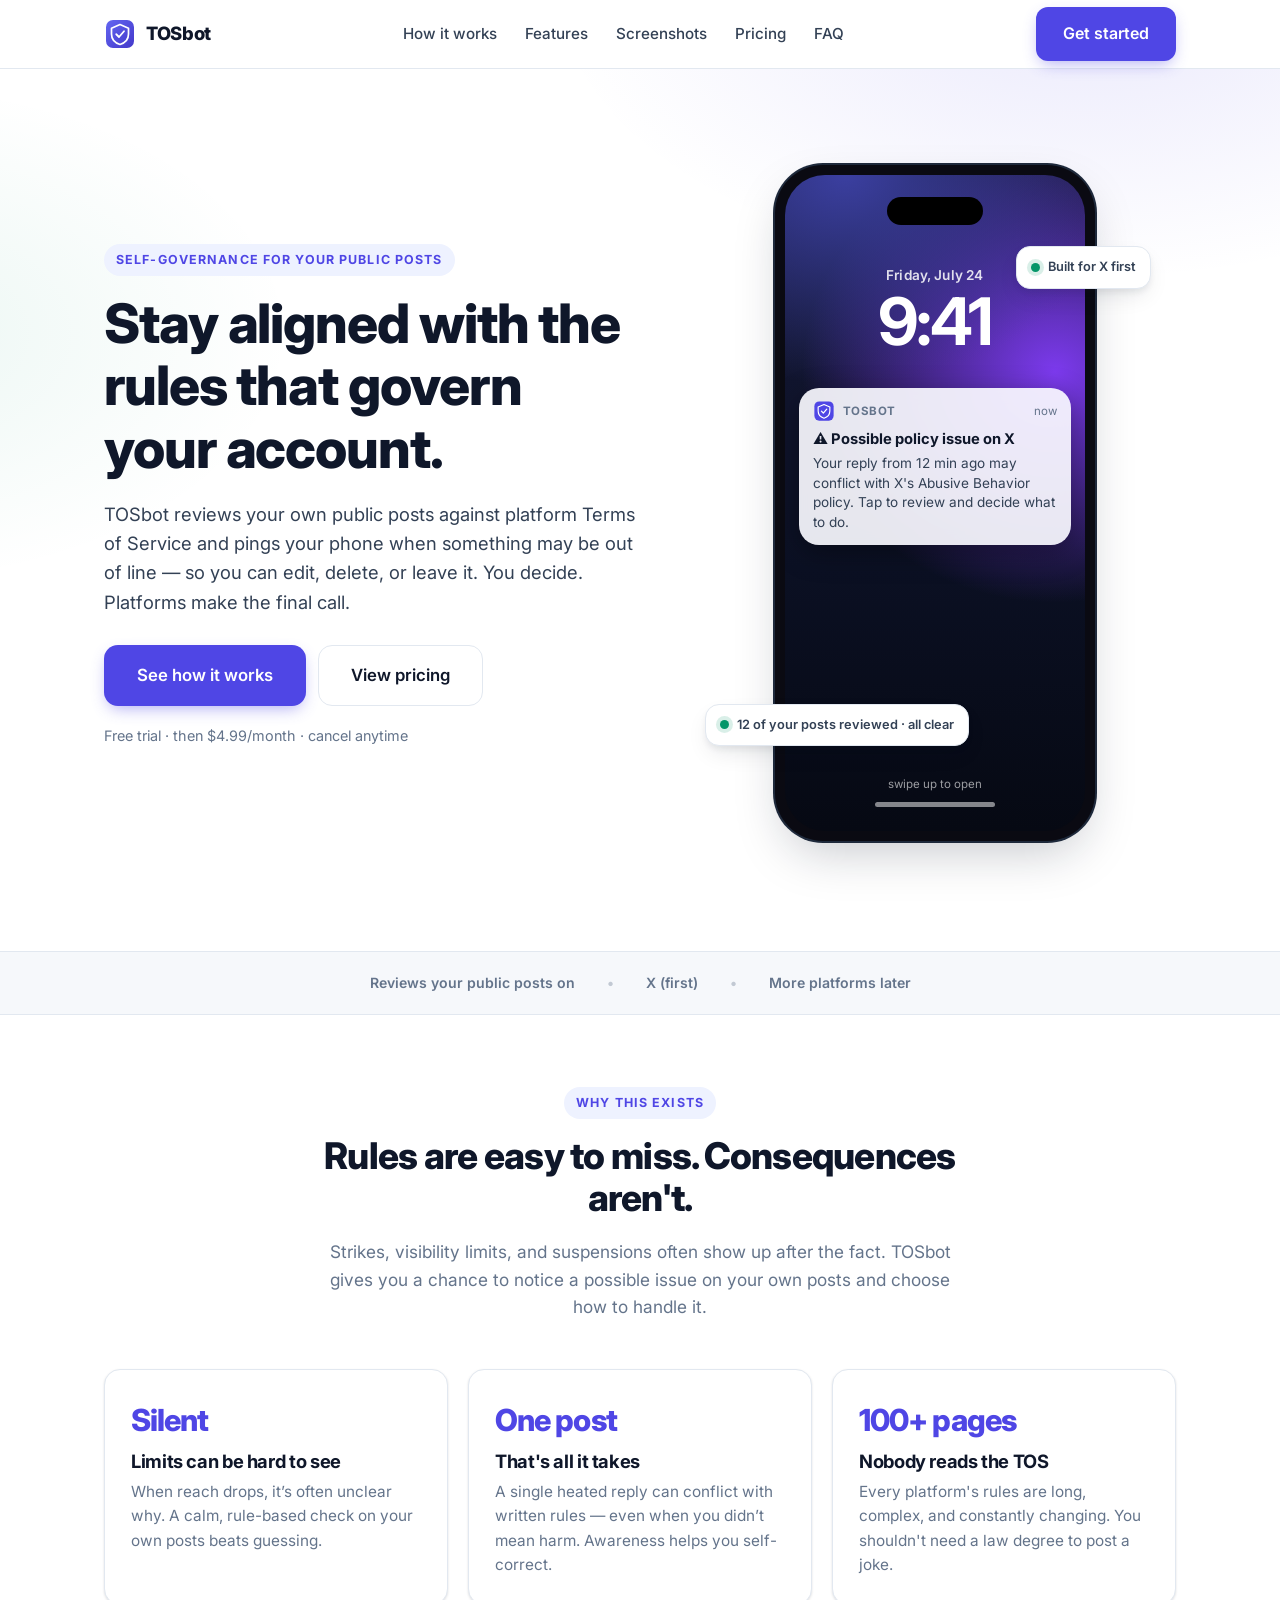
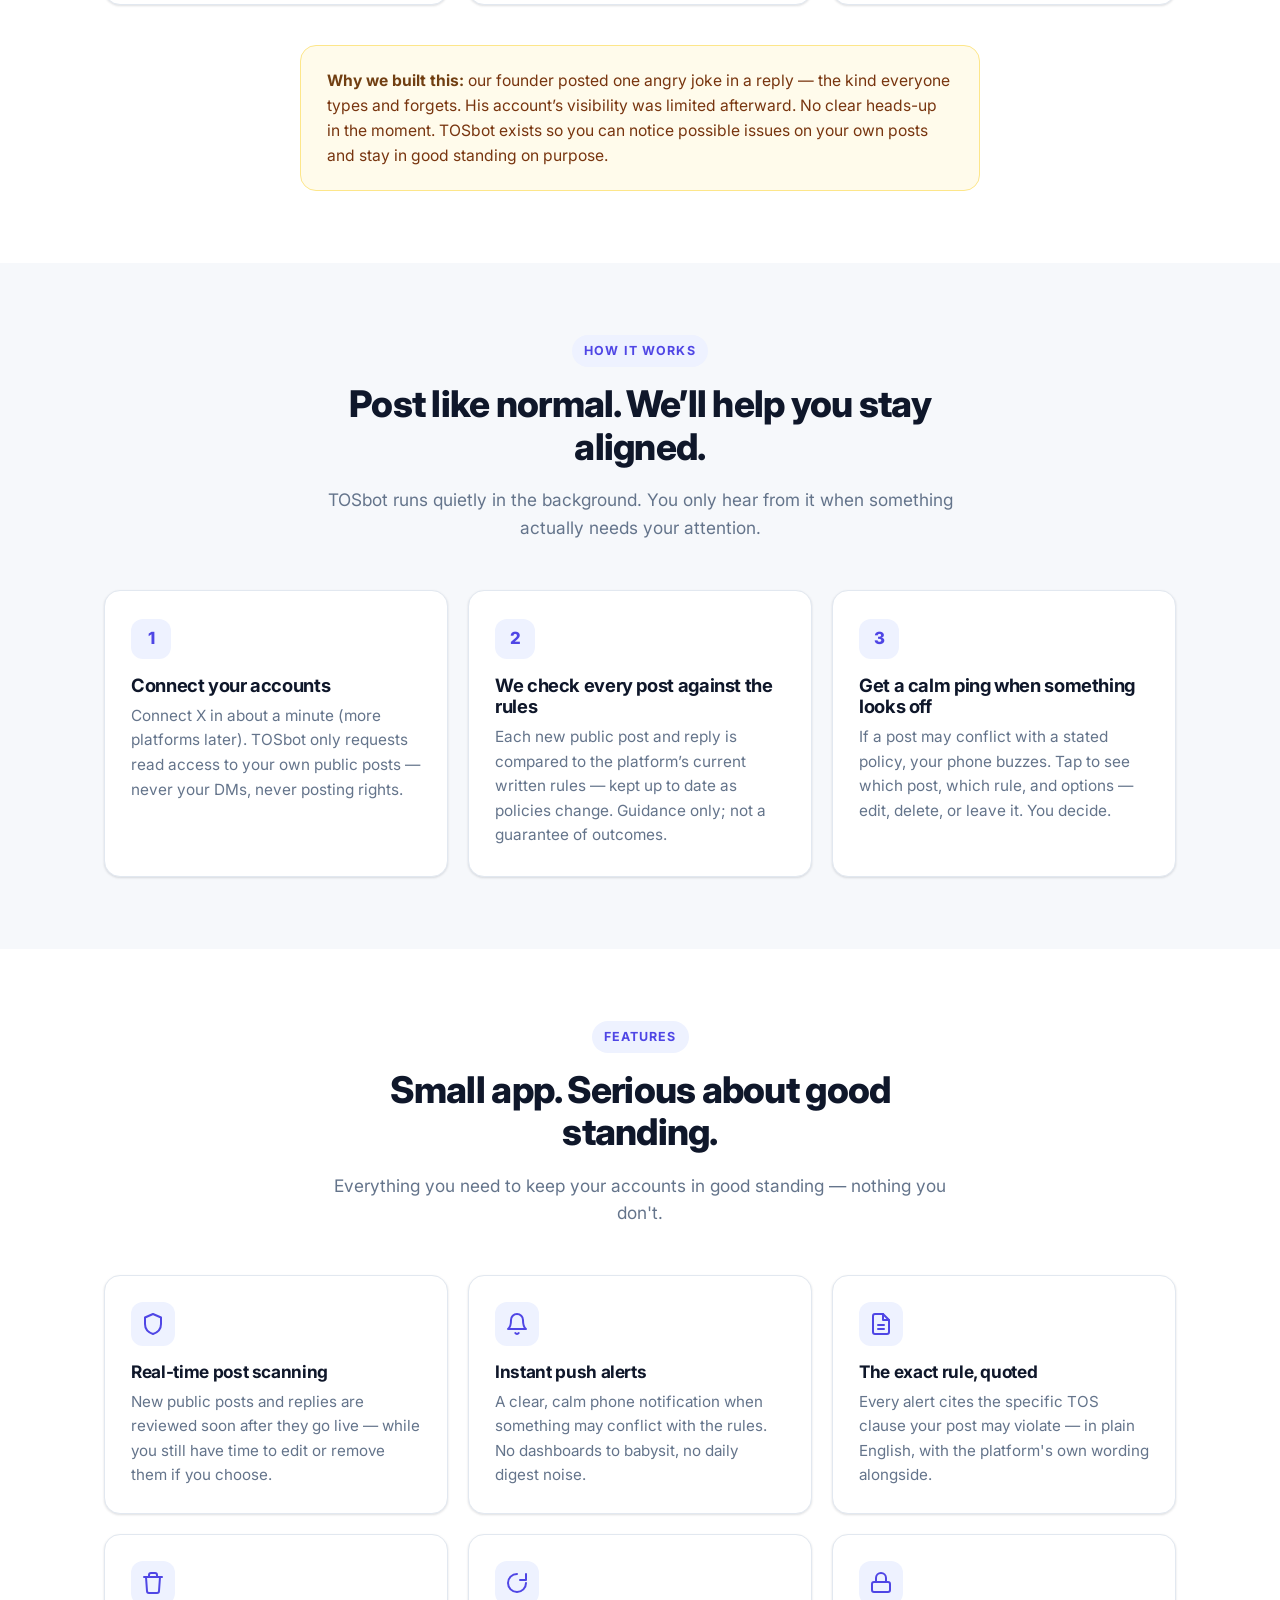
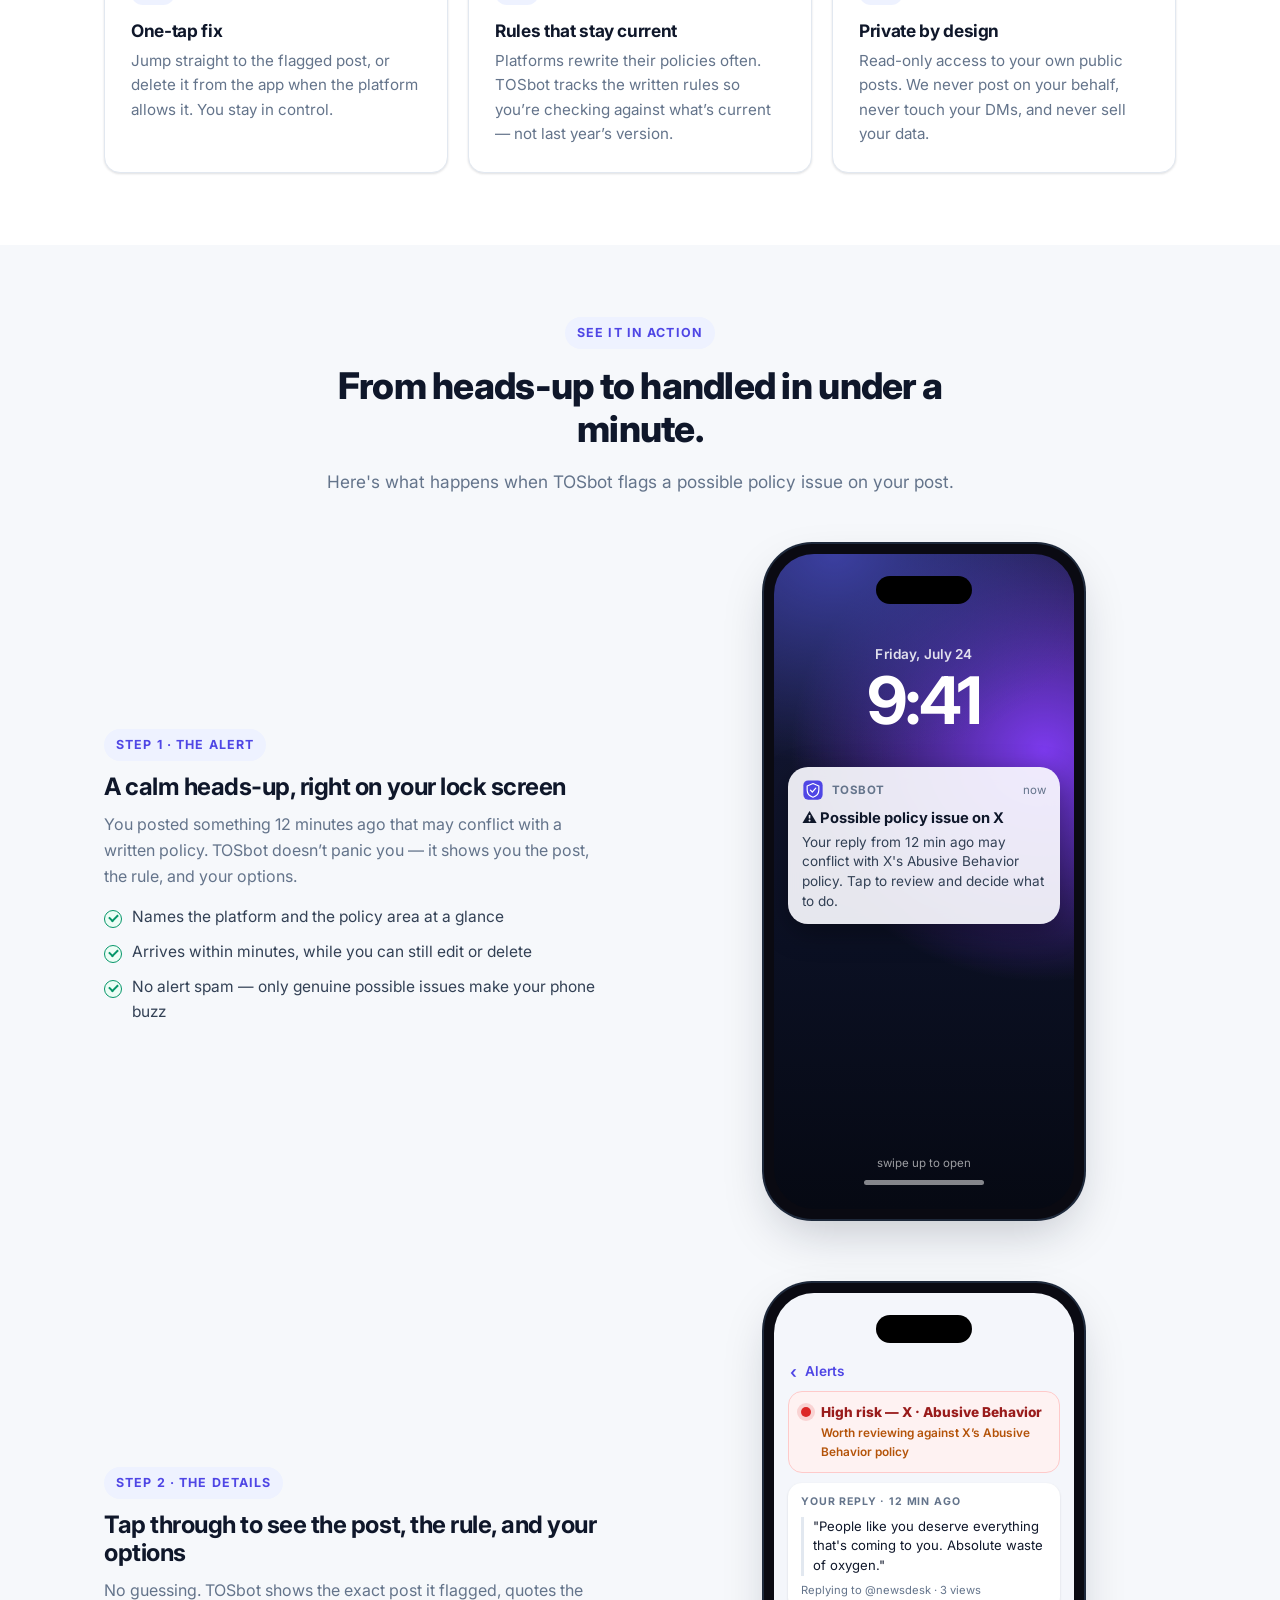
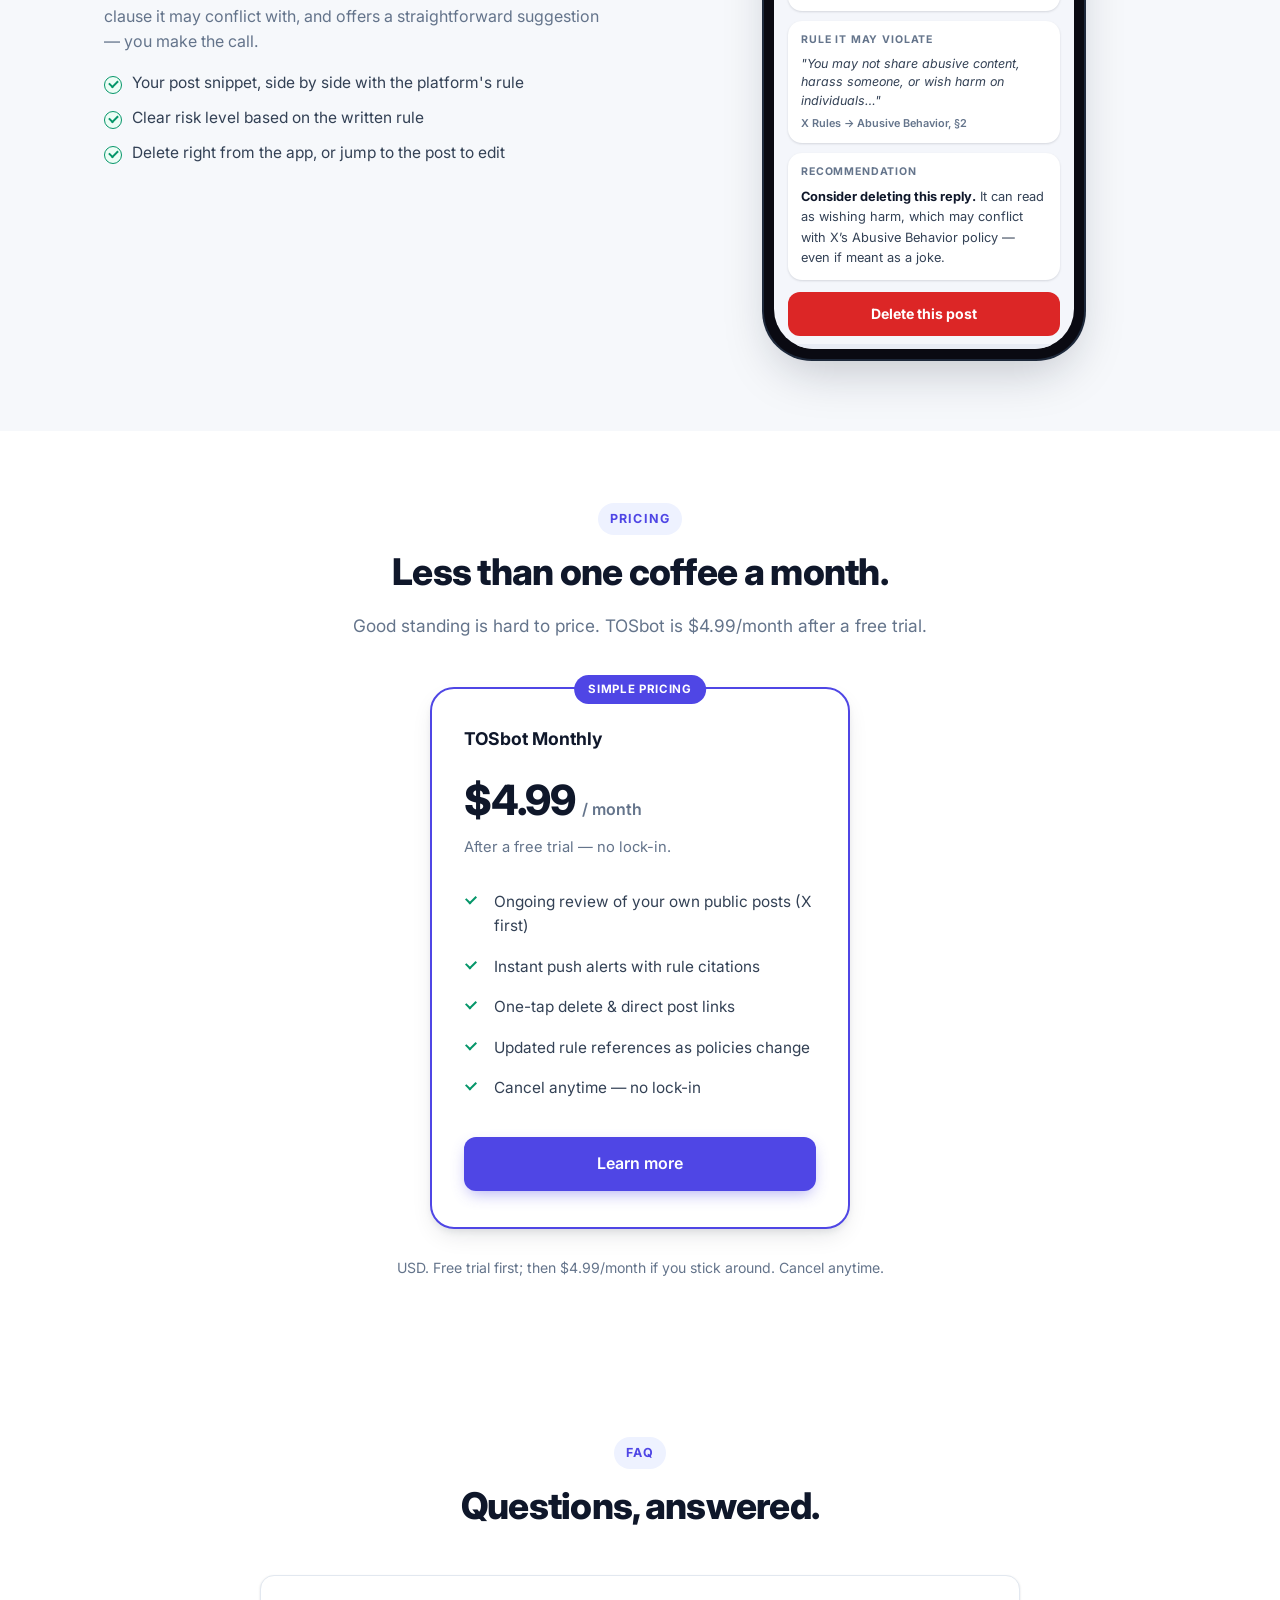
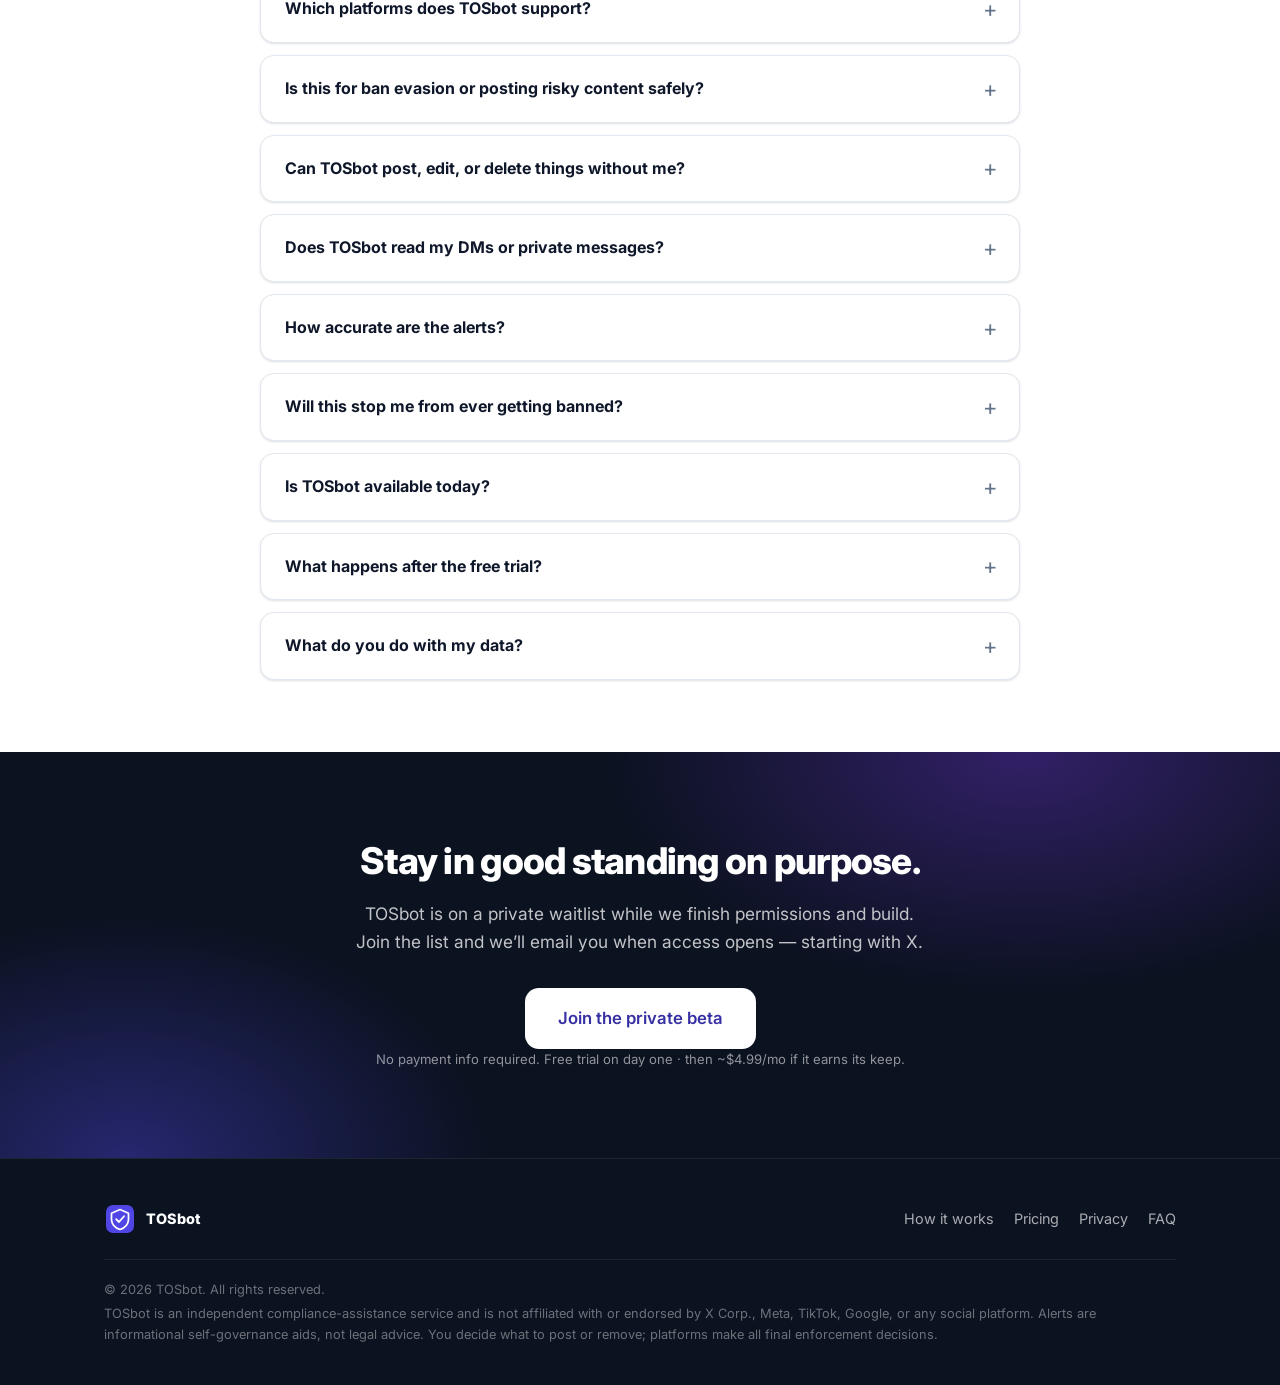
<file: index.html>
<!DOCTYPE html>
<html lang="en">
<head>
  <meta charset="UTF-8">
  <meta name="viewport" content="width=device-width, initial-scale=1.0">
  <title>TOSbot — Stay aligned with platform rules</title>
  <meta name="description" content="TOSbot helps you review your own public posts against platform rules and stay in good standing. Join the waitlist — starting with X. Free trial, then $4.99/mo.">
  <meta property="og:title" content="TOSbot — Stay aligned with platform rules">
  <meta property="og:description" content="TOSbot is a compliance-assistance tool for your own public posts. Get a calm heads-up when something may conflict with platform rules — so you can decide what to do.">
  <meta property="og:type" content="website">
  <meta name="theme-color" content="#4f46e5">
  <link rel="icon" type="image/svg+xml" href="assets/favicon.svg">
  <link rel="preconnect" href="https://fonts.googleapis.com">
  <link rel="preconnect" href="https://fonts.gstatic.com" crossorigin>
  <link href="https://fonts.googleapis.com/css2?family=Inter:wght@400;500;600;700;800&display=swap" rel="stylesheet">
  <link rel="stylesheet" href="css/style.css">
</head>
<body>

  <!-- ============ Header ============ -->
  <header class="site-header">
    <div class="container nav">
      <a class="brand" href="#top" aria-label="TOSbot home">
        <svg class="brand-mark" viewBox="0 0 64 64" aria-hidden="true">
          <defs>
            <linearGradient id="bm" x1="0" y1="0" x2="1" y2="1">
              <stop offset="0" stop-color="#6366f1"/><stop offset="1" stop-color="#4338ca"/>
            </linearGradient>
          </defs>
          <rect x="4" y="4" width="56" height="56" rx="14" fill="url(#bm)"/>
          <path d="M32 13 L49 20.5 V32 C49 42.5 42 49.8 32 53 C22 49.8 15 42.5 15 32 V20.5 Z" fill="none" stroke="#fff" stroke-width="3.4" stroke-linejoin="round"/>
          <path d="M24.5 32.5 L30 38 L40 26.5" fill="none" stroke="#fff" stroke-width="3.6" stroke-linecap="round" stroke-linejoin="round"/>
        </svg>
        TOSbot
      </a>
      <ul class="nav-links">
        <li><a href="#how">How it works</a></li>
        <li><a href="#features">Features</a></li>
        <li><a href="#walkthrough">Screenshots</a></li>
        <li><a href="#pricing">Pricing</a></li>
        <li><a href="#faq">FAQ</a></li>
      </ul>
      <a class="btn btn-primary nav-cta" href="#pricing">Get started</a>
      <button class="nav-toggle" aria-label="Toggle menu" aria-expanded="false"><span></span></button>
    </div>
    <nav class="mobile-menu" aria-label="Mobile">
      <a href="#how">How it works</a>
      <a href="#features">Features</a>
      <a href="#walkthrough">Screenshots</a>
      <a href="#pricing">Pricing</a>
      <a href="#faq">FAQ</a>
      <a class="btn btn-primary" href="#pricing">Get started</a>
    </nav>
  </header>

  <main id="top">

    <!-- ============ Hero ============ -->
    <section class="hero">
      <div class="container hero-grid">
        <div class="hero-copy">
          <span class="eyebrow">Self-governance for your public posts</span>
          <h1>Stay aligned with the rules that govern your account.</h1>
          <p class="hero-sub">
            TOSbot reviews your own public posts against platform Terms of Service and pings your phone
            when something may be out of line — so you can edit, delete, or leave it. You decide.
            Platforms make the final call.
          </p>
          <div class="hero-actions">
            <a class="btn btn-primary btn-lg" href="#how">See how it works</a>
            <a class="btn btn-ghost btn-lg" href="#pricing">View pricing</a>
          </div>
          <p class="hero-note">
            Free trial · then $4.99/month · cancel anytime
          </p>
        </div>

        <div class="hero-visual">
          <div class="hero-visual-wrap">
            <!-- Phone mockup: lock screen push notification -->
            <div class="phone" role="img" aria-label="iPhone lock screen showing a TOSbot push notification that a recent reply may conflict with X's abusive behavior policy">
              <div class="phone-screen screen-lock">
                <div class="phone-island"></div>
                <div class="lock-clock">
                  <div class="lock-date">Friday, July 24</div>
                  <div class="lock-time">9:41</div>
                </div>
                <div class="lock-notif">
                  <div class="lock-notif-head">
                    <svg class="notif-app-icon" viewBox="0 0 64 64" aria-hidden="true">
                      <rect x="4" y="4" width="56" height="56" rx="14" fill="#4f46e5"/>
                      <path d="M32 13 L49 20.5 V32 C49 42.5 42 49.8 32 53 C22 49.8 15 42.5 15 32 V20.5 Z" fill="none" stroke="#fff" stroke-width="3.4" stroke-linejoin="round"/>
                      <path d="M24.5 32.5 L30 38 L40 26.5" fill="none" stroke="#fff" stroke-width="3.6" stroke-linecap="round" stroke-linejoin="round"/>
                    </svg>
                    <span class="lock-notif-app">TOSbot</span>
                    <span class="lock-notif-time">now</span>
                  </div>
                  <div class="lock-notif-title">⚠️ Possible policy issue on X</div>
                  <p class="lock-notif-body">
                    Your reply from 12 min ago may conflict with X's Abusive Behavior policy.
                    Tap to review and decide what to do.
                  </p>
                </div>
                <div class="lock-hint">
                  swipe up to open
                  <div class="lock-bar"></div>
                </div>
              </div>
            </div>

            <div class="hero-float hero-float-1"><span class="ok-dot"></span> Built for X first</div>
            <div class="hero-float hero-float-2"><span class="ok-dot"></span> 12 of your posts reviewed · all clear</div>
          </div>
        </div>
      </div>
    </section>

    <!-- ============ Trust strip ============ -->
    <div class="trust-strip">
      <div class="container trust-inner">
        <span>Reviews your public posts on</span>
        <span class="sep">•</span>
        <span>X (first)</span>
        <span class="sep">•</span>
        <span>More platforms later</span>
      </div>
    </div>

    <!-- ============ Problem ============ -->
    <section class="section" id="problem">
      <div class="container">
        <div class="section-head">
          <span class="eyebrow">Why this exists</span>
          <h2>Rules are easy to miss. Consequences aren't.</h2>
          <p>Strikes, visibility limits, and suspensions often show up after the fact. TOSbot gives you a chance to notice a possible issue on your own posts and choose how to handle it.</p>
        </div>
        <div class="problem-grid">
          <div class="problem-card">
            <div class="problem-stat">Silent</div>
            <h3>Limits can be hard to see</h3>
            <p>When reach drops, it’s often unclear why. A calm, rule-based check on your own posts beats guessing.</p>
          </div>
          <div class="problem-card">
            <div class="problem-stat">One post</div>
            <h3>That's all it takes</h3>
            <p>A single heated reply can conflict with written rules — even when you didn’t mean harm. Awareness helps you self-correct.</p>
          </div>
          <div class="problem-card">
            <div class="problem-stat">100+ pages</div>
            <h3>Nobody reads the TOS</h3>
            <p>Every platform's rules are long, complex, and constantly changing. You shouldn't need a law degree to post a joke.</p>
          </div>
        </div>
        <div class="origin-note">
          <p><strong>Why we built this:</strong> our founder posted one angry joke in a reply — the kind everyone types and forgets. His account’s visibility was limited afterward. No clear heads-up in the moment. TOSbot exists so you can notice possible issues on your own posts and stay in good standing on purpose.</p>
        </div>
      </div>
    </section>

    <!-- ============ How it works ============ -->
    <section class="section section-soft" id="how">
      <div class="container">
        <div class="section-head">
          <span class="eyebrow">How it works</span>
          <h2>Post like normal. We’ll help you stay aligned.</h2>
          <p>TOSbot runs quietly in the background. You only hear from it when something actually needs your attention.</p>
        </div>
        <div class="steps">
          <div class="step">
            <div class="step-num">1</div>
            <h3>Connect your accounts</h3>
            <p>Connect X in about a minute (more platforms later). TOSbot only requests read access to your own public posts — never your DMs, never posting rights.</p>
          </div>
          <div class="step">
            <div class="step-num">2</div>
            <h3>We check every post against the rules</h3>
            <p>Each new public post and reply is compared to the platform’s current written rules — kept up to date as policies change. Guidance only; not a guarantee of outcomes.</p>
          </div>
          <div class="step">
            <div class="step-num">3</div>
            <h3>Get a calm ping when something looks off</h3>
            <p>If a post may conflict with a stated policy, your phone buzzes. Tap to see which post, which rule, and options — edit, delete, or leave it. You decide.</p>
          </div>
        </div>
      </div>
    </section>

    <!-- ============ Features ============ -->
    <section class="section" id="features">
      <div class="container">
        <div class="section-head">
          <span class="eyebrow">Features</span>
          <h2>Small app. Serious about good standing.</h2>
          <p>Everything you need to keep your accounts in good standing — nothing you don't.</p>
        </div>
        <div class="features-grid">
          <div class="feature">
            <div class="feature-icon">
              <svg width="24" height="24" viewBox="0 0 24 24" fill="none" stroke="#4f46e5" stroke-width="2" stroke-linecap="round" stroke-linejoin="round" aria-hidden="true"><path d="M12 2 L20 5.5 V12 c0 5-3.5 8.5-8 10 -4.5-1.5-8-5-8-10 V5.5 Z"/></svg>
            </div>
            <h3>Real-time post scanning</h3>
            <p>New public posts and replies are reviewed soon after they go live — while you still have time to edit or remove them if you choose.</p>
          </div>
          <div class="feature">
            <div class="feature-icon">
              <svg width="24" height="24" viewBox="0 0 24 24" fill="none" stroke="#4f46e5" stroke-width="2" stroke-linecap="round" stroke-linejoin="round" aria-hidden="true"><path d="M18 8a6 6 0 0 0-12 0c0 7-3 9-3 9h18s-3-2-3-9"/><path d="M13.7 21a2 2 0 0 1-3.4 0"/></svg>
            </div>
            <h3>Instant push alerts</h3>
            <p>A clear, calm phone notification when something may conflict with the rules. No dashboards to babysit, no daily digest noise.</p>
          </div>
          <div class="feature">
            <div class="feature-icon">
              <svg width="24" height="24" viewBox="0 0 24 24" fill="none" stroke="#4f46e5" stroke-width="2" stroke-linecap="round" stroke-linejoin="round" aria-hidden="true"><path d="M14 2H6a2 2 0 0 0-2 2v16a2 2 0 0 0 2 2h12a2 2 0 0 0 2-2V8z"/><path d="M14 2v6h6"/><path d="M9 13h6M9 17h6"/></svg>
            </div>
            <h3>The exact rule, quoted</h3>
            <p>Every alert cites the specific TOS clause your post may violate — in plain English, with the platform's own wording alongside.</p>
          </div>
          <div class="feature">
            <div class="feature-icon">
              <svg width="24" height="24" viewBox="0 0 24 24" fill="none" stroke="#4f46e5" stroke-width="2" stroke-linecap="round" stroke-linejoin="round" aria-hidden="true"><path d="M3 6h18"/><path d="M8 6V4a2 2 0 0 1 2-2h4a2 2 0 0 1 2 2v2"/><path d="M19 6l-1 14a2 2 0 0 1-2 2H8a2 2 0 0 1-2-2L5 6"/></svg>
            </div>
            <h3>One-tap fix</h3>
            <p>Jump straight to the flagged post, or delete it from the app when the platform allows it. You stay in control.</p>
          </div>
          <div class="feature">
            <div class="feature-icon">
              <svg width="24" height="24" viewBox="0 0 24 24" fill="none" stroke="#4f46e5" stroke-width="2" stroke-linecap="round" stroke-linejoin="round" aria-hidden="true"><path d="M21 12a9 9 0 1 1-9-9"/><path d="M21 3v6h-6"/></svg>
            </div>
            <h3>Rules that stay current</h3>
            <p>Platforms rewrite their policies often. TOSbot tracks the written rules so you’re checking against what’s current — not last year’s version.</p>
          </div>
          <div class="feature">
            <div class="feature-icon">
              <svg width="24" height="24" viewBox="0 0 24 24" fill="none" stroke="#4f46e5" stroke-width="2" stroke-linecap="round" stroke-linejoin="round" aria-hidden="true"><rect x="3" y="11" width="18" height="10" rx="2"/><path d="M7 11V7a5 5 0 0 1 10 0v4"/></svg>
            </div>
            <h3>Private by design</h3>
            <p>Read-only access to your own public posts. We never post on your behalf, never touch your DMs, and never sell your data.</p>
          </div>
        </div>
      </div>
    </section>

    <!-- ============ Screenshot walkthrough ============ -->
    <section class="section section-soft" id="walkthrough">
      <div class="container">
        <div class="section-head">
          <span class="eyebrow">See it in action</span>
          <h2>From heads-up to handled in under a minute.</h2>
          <p>Here's what happens when TOSbot flags a possible policy issue on your post.</p>
        </div>

        <div class="walkthrough">
          <!-- Walk 1: notification -->
          <div class="walk-item">
            <div class="walk-copy">
              <span class="eyebrow">Step 1 · The alert</span>
              <h3>A calm heads-up, right on your lock screen</h3>
              <p>You posted something 12 minutes ago that may conflict with a written policy. TOSbot doesn’t panic you — it shows you the post, the rule, and your options.</p>
              <ul>
                <li>Names the platform and the policy area at a glance</li>
                <li>Arrives within minutes, while you can still edit or delete</li>
                <li>No alert spam — only genuine possible issues make your phone buzz</li>
              </ul>
            </div>
            <div class="walk-phone">
              <div class="phone" role="img" aria-label="iPhone lock screen with TOSbot notification: possible policy issue on X, tap to review">
                <div class="phone-screen screen-lock">
                  <div class="phone-island"></div>
                  <div class="lock-clock">
                    <div class="lock-date">Friday, July 24</div>
                    <div class="lock-time">9:41</div>
                  </div>
                  <div class="lock-notif">
                    <div class="lock-notif-head">
                      <svg class="notif-app-icon" viewBox="0 0 64 64" aria-hidden="true">
                        <rect x="4" y="4" width="56" height="56" rx="14" fill="#4f46e5"/>
                        <path d="M32 13 L49 20.5 V32 C49 42.5 42 49.8 32 53 C22 49.8 15 42.5 15 32 V20.5 Z" fill="none" stroke="#fff" stroke-width="3.4" stroke-linejoin="round"/>
                        <path d="M24.5 32.5 L30 38 L40 26.5" fill="none" stroke="#fff" stroke-width="3.6" stroke-linecap="round" stroke-linejoin="round"/>
                      </svg>
                      <span class="lock-notif-app">TOSbot</span>
                      <span class="lock-notif-time">now</span>
                    </div>
                    <div class="lock-notif-title">⚠️ Possible policy issue on X</div>
                    <p class="lock-notif-body">
                      Your reply from 12 min ago may conflict with X's Abusive Behavior policy.
                      Tap to review and decide what to do.
                    </p>
                  </div>
                  <div class="lock-hint">
                    swipe up to open
                    <div class="lock-bar"></div>
                  </div>
                </div>
              </div>
            </div>
          </div>

          <!-- Walk 2: detail screen -->
          <div class="walk-item reverse">
            <div class="walk-copy">
              <span class="eyebrow">Step 2 · The details</span>
              <h3>Tap through to see the post, the rule, and your options</h3>
              <p>No guessing. TOSbot shows the exact post it flagged, quotes the clause it may conflict with, and offers a straightforward suggestion — you make the call.</p>
              <ul>
                <li>Your post snippet, side by side with the platform's rule</li>
                <li>Clear risk level based on the written rule</li>
                <li>Delete right from the app, or jump to the post to edit</li>
              </ul>
            </div>
            <div class="walk-phone">
              <div class="phone" role="img" aria-label="TOSbot app detail screen showing a flagged reply, the X policy it may conflict with, and a Delete this post button">
                <div class="phone-screen screen-app">
                  <div class="phone-island"></div>
                  <div class="app-nav"><span class="chev">‹</span> Alerts</div>
                  <div class="app-body">
                    <div class="risk-banner">
                      <span class="risk-dot"></span>
                      <div>
                        <p class="risk-banner-title">High risk — X · Abusive Behavior</p>
                        <p class="risk-banner-sub">Worth reviewing against X’s Abusive Behavior policy</p>
                      </div>
                    </div>

                    <div class="app-card">
                      <p class="app-card-label">Your reply · 12 min ago</p>
                      <p class="post-snippet">"People like you deserve everything that's coming to you. Absolute waste of oxygen."</p>
                      <p class="post-meta">Replying to @newsdesk · 3 views</p>
                    </div>

                    <div class="app-card">
                      <p class="app-card-label">Rule it may violate</p>
                      <p class="rule-quote">"You may not share abusive content, harass someone, or wish harm on individuals…"</p>
                      <p class="rule-ref">X Rules → Abusive Behavior, §2</p>
                    </div>

                    <div class="app-card">
                      <p class="app-card-label">Recommendation</p>
                      <p class="reco"><strong>Consider deleting this reply.</strong> It can read as wishing harm, which may conflict with X’s Abusive Behavior policy — even if meant as a joke.</p>
                    </div>

                    <div class="app-actions">
                      <a class="app-btn app-btn-danger" href="#walkthrough" aria-label="Delete this post (demo)">Delete this post</a>
                      <a class="app-btn app-btn-plain" href="#walkthrough" aria-label="View post on X (demo)">View post on X ↗</a>
                    </div>
                    <p class="app-footnote">If you delete now, the post is gone from your profile while you still control it. Platforms still make all enforcement decisions.</p>
                  </div>
                </div>
              </div>
            </div>
          </div>
        </div>
      </div>
    </section>

    <!-- ============ Pricing ============ -->
    <section class="section" id="pricing">
      <div class="container">
        <div class="section-head">
          <span class="eyebrow">Pricing</span>
          <h2>Less than one coffee a month.</h2>
          <p>Good standing is hard to price. TOSbot is $4.99/month after a free trial.</p>
        </div>
        <div class="pricing-wrap">
          <div class="price-card featured" style="grid-column: 1 / -1; max-width: 420px; margin-inline: auto;">
            <span class="price-flag">Simple pricing</span>
            <div class="price-name">TOSbot Monthly</div>
            <div class="price-amount">$4.99 <span>/ month</span></div>
            <p class="price-sub">After a free trial — no lock-in.</p>
            <ul class="price-list">
              <li>Ongoing review of your own public posts (X first)</li>
              <li>Instant push alerts with rule citations</li>
              <li>One-tap delete &amp; direct post links</li>
              <li>Updated rule references as policies change</li>
              <li>Cancel anytime — no lock-in</li>
            </ul>
            <a class="btn btn-primary" href="#faq">Learn more</a>
          </div>
        </div>
        <p class="price-foot">USD. Free trial first; then $4.99/month if you stick around. Cancel anytime.</p>
      </div>
    </section>


    <!-- ============ FAQ ============ -->
    <section class="section" id="faq">
      <div class="container">
        <div class="section-head">
          <span class="eyebrow">FAQ</span>
          <h2>Questions, answered.</h2>
        </div>
        <div class="faq-list">
          <details class="faq-item">
            <summary>Which platforms does TOSbot support?</summary>
            <div class="faq-body">
              <p>We're starting with X, pending required platform permissions. Other platforms are on the roadmap — not live yet. One subscription is intended to cover your personal accounts as support expands.</p>
            </div>
          </details>
          <details class="faq-item">
            <summary>Is this for ban evasion or posting risky content safely?</summary>
            <div class="faq-body">
              <p>No. TOSbot is a compliance-assistance and self-governance tool for your own public posts. It helps you notice possible rule conflicts and choose how to respond. It is not for evading enforcement or “posting risky content safely.”</p>
            </div>
          </details>
          <details class="faq-item">
            <summary>Can TOSbot post, edit, or delete things without me?</summary>
            <div class="faq-body">
              <p>Never automatically. TOSbot is read-only by default. The "delete this post" button acts only when you tap it, and only where the platform's API allows deletion. Otherwise we deep-link you straight to the post so you can handle it yourself.</p>
            </div>
          </details>
          <details class="faq-item">
            <summary>Does TOSbot read my DMs or private messages?</summary>
            <div class="faq-body">
              <p>No. TOSbot only analyzes your own public posts and replies. DMs and private content are out of scope, full stop.</p>
            </div>
          </details>
          <details class="faq-item">
            <summary>How accurate are the alerts?</summary>
            <div class="faq-body">
              <p>TOSbot is tuned to be quiet. It flags posts that may conflict with stated rules — not every strong opinion. Each alert cites a rule so you can judge for yourself. You decide what to do; platforms make final enforcement decisions.</p>
            </div>
          </details>
          <details class="faq-item">
            <summary>Will this stop me from ever getting banned?</summary>
            <div class="faq-body">
              <p>No. No tool can promise that. Platforms make the final call, and enforcement isn’t fully predictable. TOSbot’s job is earlier self-awareness on your own public posts so you can stay aligned on purpose.</p>
            </div>
          </details>
          <details class="faq-item">
            <summary>Is TOSbot available today?</summary>
            <div class="faq-body">
              <p>We're opening access in waves. If you want in, scroll to the bottom of this page and join the list — we'll email you when your spot opens. Free trial first, then about $4.99/month if you stick around.</p>
            </div>
          </details>
          <details class="faq-item">
            <summary>What happens after the free trial?</summary>
            <div class="faq-body">
              <p>14 days with features unlocked and no surprise charges. Near the end we'll ask if you want to continue around $4.99/month. If you don't, monitoring simply stops.</p>
            </div>
          </details>
          <details class="faq-item">
            <summary>What do you do with my data?</summary>
            <div class="faq-body">
              <p>We analyze your public posts to protect your account — that's it. We don't sell data, we don't build ad profiles, and you can disconnect an account or delete your TOSbot data at any time. See our <a href="privacy.html">privacy policy</a>.</p>
            </div>
          </details>
        </div>
      </div>
    </section>

    <!-- ============ Final CTA / Waitlist (kept at bottom on purpose) ============ -->
    <section class="cta-final" id="waitlist">
      <div class="container">
        <h2>Stay in good standing on purpose.</h2>
        <p class="cta-sub">TOSbot is on a private waitlist while we finish permissions and build. Join the list and we’ll email you when access opens — starting with X.</p>
        <div class="cta-form-wrap">
          <a class="btn btn-light btn-lg js-waitlist-cta" href="#waitlist">Join the private beta</a>
          <p class="cta-fine">No payment info required. Free trial on day one · then ~$4.99/mo if it earns its keep.</p>
        </div>
      </div>
    </section>
  </main>

  <!-- ============ Footer ============ -->
  <footer class="site-footer">
    <div class="container">
      <div class="footer-grid">
        <a class="footer-brand" href="#top">
          <svg class="brand-mark" viewBox="0 0 64 64" aria-hidden="true" width="26" height="26">
            <rect x="4" y="4" width="56" height="56" rx="14" fill="#4f46e5"/>
            <path d="M32 13 L49 20.5 V32 C49 42.5 42 49.8 32 53 C22 49.8 15 42.5 15 32 V20.5 Z" fill="none" stroke="#fff" stroke-width="3.4" stroke-linejoin="round"/>
            <path d="M24.5 32.5 L30 38 L40 26.5" fill="none" stroke="#fff" stroke-width="3.6" stroke-linecap="round" stroke-linejoin="round"/>
          </svg>
          TOSbot
        </a>
        <ul class="footer-links">
          <li><a href="#how">How it works</a></li>
          <li><a href="pricing.html">Pricing</a></li>
          <li><a href="privacy.html">Privacy</a></li>
          <li><a href="#faq">FAQ</a></li>
        </ul>
      </div>
      <div class="footer-fine">
        <p>© 2026 TOSbot. All rights reserved.</p>
        <p>TOSbot is an independent compliance-assistance service and is not affiliated with or endorsed by X Corp., Meta, TikTok, Google, or any social platform. Alerts are informational self-governance aids, not legal advice. You decide what to post or remove; platforms make all final enforcement decisions.</p>
      </div>
    </div>
  </footer>

  <script src="js/main.js"></script>
</body>
</html>
</file>
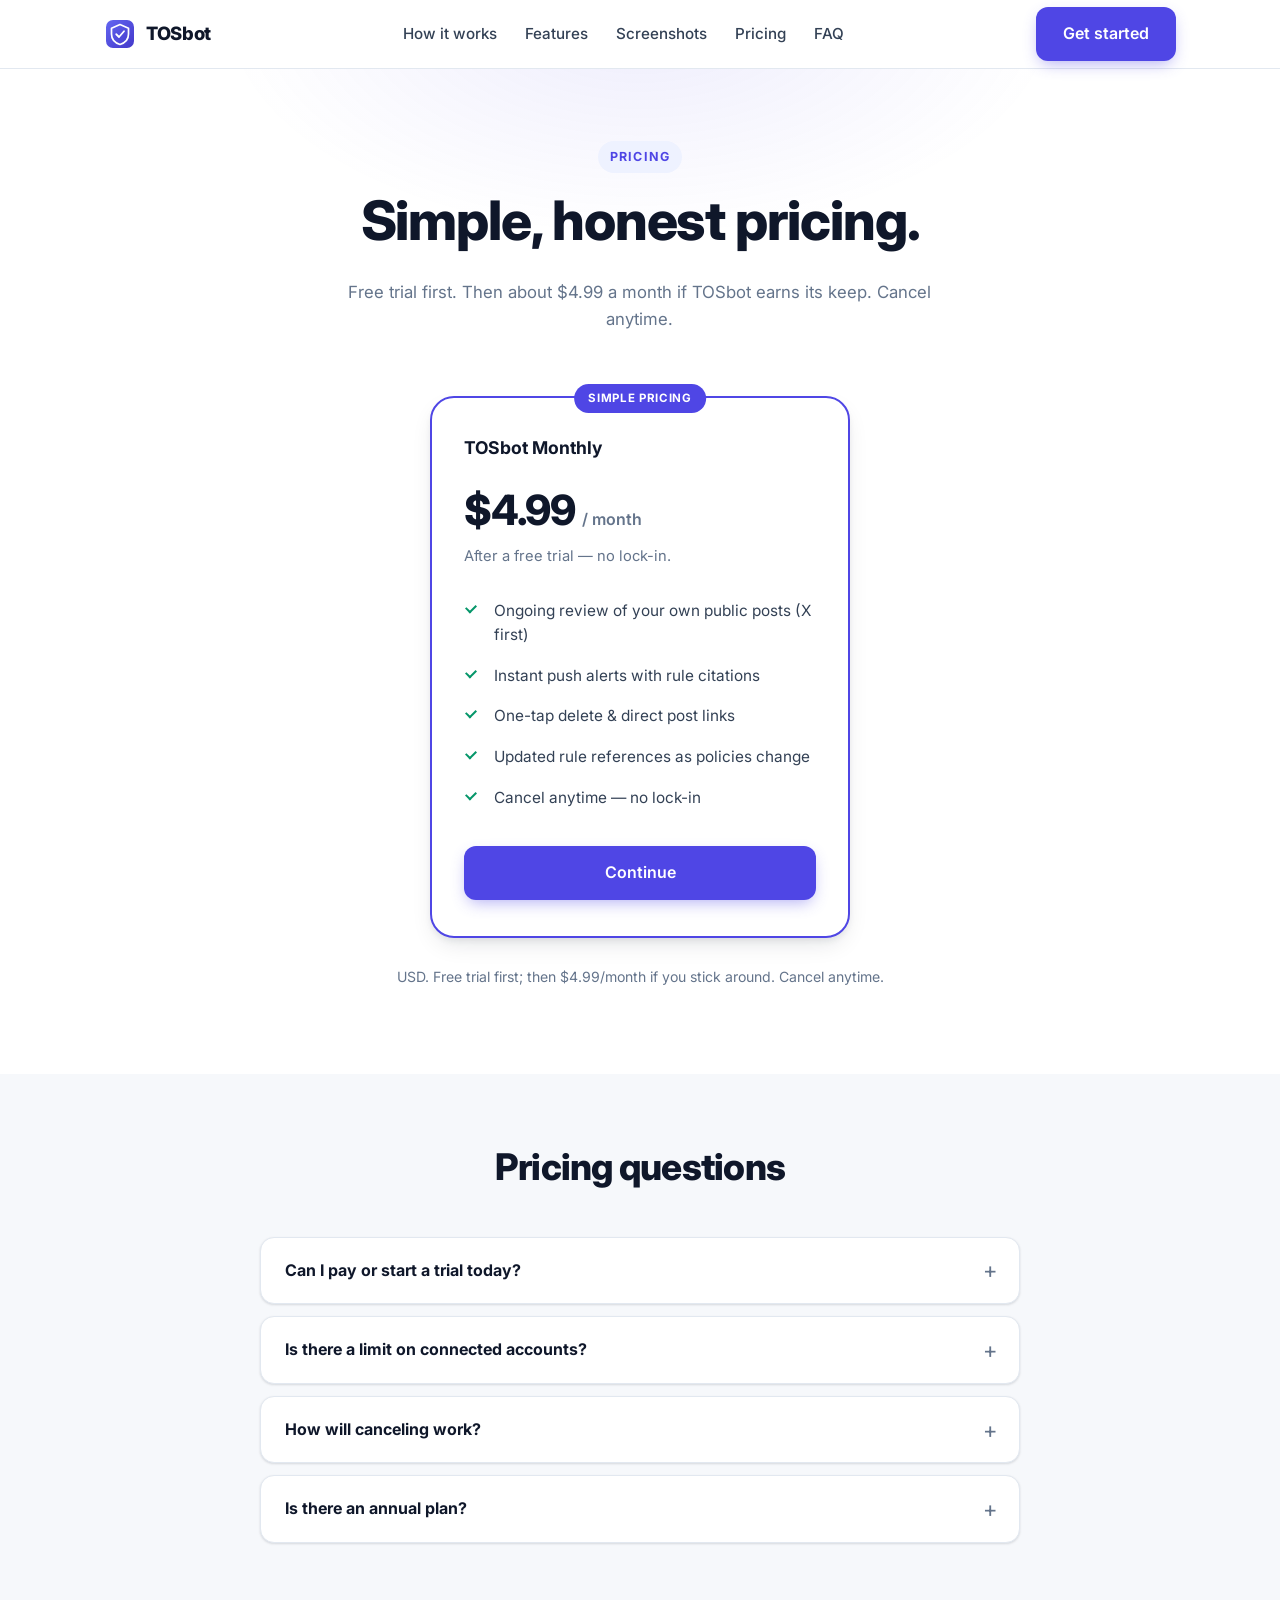
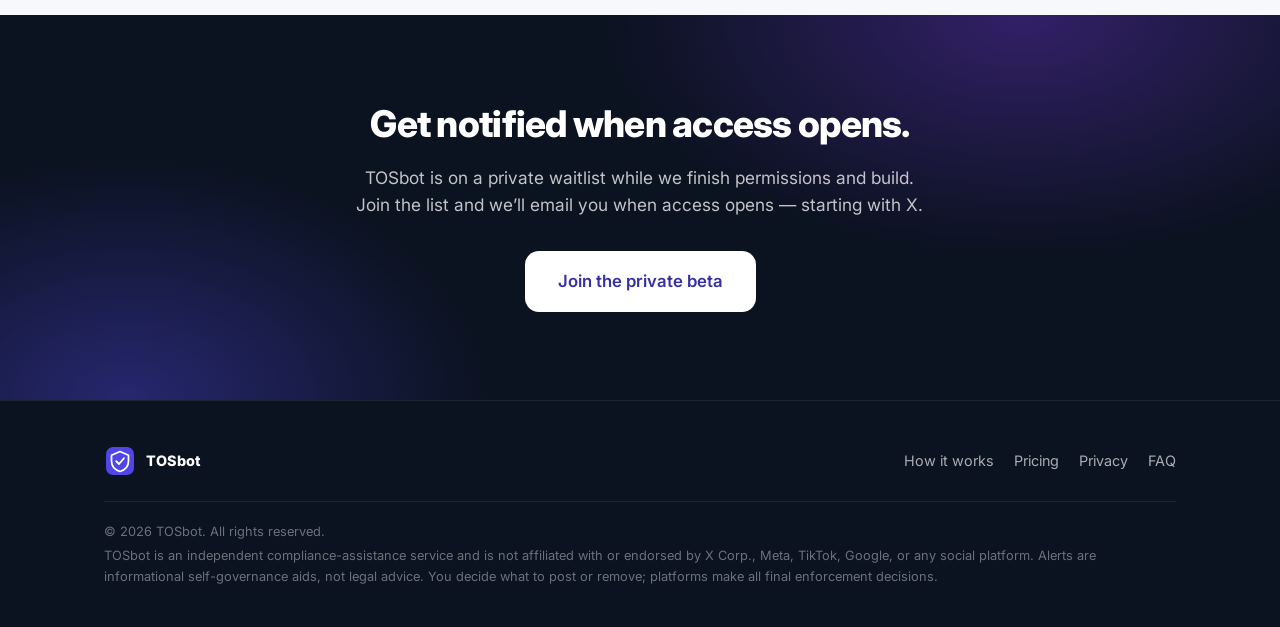
<file: pricing.html>
<!DOCTYPE html>
<html lang="en">
<head>
  <meta charset="UTF-8">
  <meta name="viewport" content="width=device-width, initial-scale=1.0">
  <title>Pricing — TOSbot</title>
  <meta name="description" content="TOSbot pricing: free trial, then about $4.99/month. Compliance assistance for your own public posts — starting with X.">
  <meta name="theme-color" content="#4f46e5">
  <link rel="icon" type="image/svg+xml" href="assets/favicon.svg">
  <link rel="preconnect" href="https://fonts.googleapis.com">
  <link rel="preconnect" href="https://fonts.gstatic.com" crossorigin>
  <link href="https://fonts.googleapis.com/css2?family=Inter:wght@400;500;600;700;800&display=swap" rel="stylesheet">
  <link rel="stylesheet" href="css/style.css">
</head>
<body>

  <header class="site-header">
    <div class="container nav">
      <a class="brand" href="index.html" aria-label="TOSbot home">
        <svg class="brand-mark" viewBox="0 0 64 64" aria-hidden="true">
          <defs>
            <linearGradient id="bm" x1="0" y1="0" x2="1" y2="1">
              <stop offset="0" stop-color="#6366f1"/><stop offset="1" stop-color="#4338ca"/>
            </linearGradient>
          </defs>
          <rect x="4" y="4" width="56" height="56" rx="14" fill="url(#bm)"/>
          <path d="M32 13 L49 20.5 V32 C49 42.5 42 49.8 32 53 C22 49.8 15 42.5 15 32 V20.5 Z" fill="none" stroke="#fff" stroke-width="3.4" stroke-linejoin="round"/>
          <path d="M24.5 32.5 L30 38 L40 26.5" fill="none" stroke="#fff" stroke-width="3.6" stroke-linecap="round" stroke-linejoin="round"/>
        </svg>
        TOSbot
      </a>
      <ul class="nav-links">
        <li><a href="index.html#how">How it works</a></li>
        <li><a href="index.html#features">Features</a></li>
        <li><a href="index.html#walkthrough">Screenshots</a></li>
        <li><a href="pricing.html">Pricing</a></li>
        <li><a href="index.html#faq">FAQ</a></li>
      </ul>
      <a class="btn btn-primary nav-cta" href="#pricing-cards">Get started</a>
      <button class="nav-toggle" aria-label="Toggle menu" aria-expanded="false"><span></span></button>
    </div>
    <nav class="mobile-menu" aria-label="Mobile">
      <a href="index.html#how">How it works</a>
      <a href="index.html#features">Features</a>
      <a href="index.html#walkthrough">Screenshots</a>
      <a href="pricing.html">Pricing</a>
      <a href="index.html#faq">FAQ</a>
      <a class="btn btn-primary" href="#pricing-cards">Get started</a>
    </nav>
  </header>

  <main>
    <section class="page-hero">
      <div class="container">
        <span class="eyebrow">Pricing</span>
        <h1>Simple, honest pricing.</h1>
        <p>Free trial first. Then about $4.99 a month if TOSbot earns its keep. Cancel anytime.</p>
      </div>
    </section>

    <section class="section" id="pricing-cards" style="padding-top: 24px;">
      <div class="container">
        <div class="pricing-wrap">
          <div class="price-card featured" style="grid-column: 1 / -1; max-width: 420px; margin-inline: auto;">
            <span class="price-flag">Simple pricing</span>
            <div class="price-name">TOSbot Monthly</div>
            <div class="price-amount">$4.99 <span>/ month</span></div>
            <p class="price-sub">After a free trial — no lock-in.</p>
            <ul class="price-list">
              <li>Ongoing review of your own public posts (X first)</li>
              <li>Instant push alerts with rule citations</li>
              <li>One-tap delete &amp; direct post links</li>
              <li>Updated rule references as policies change</li>
              <li>Cancel anytime — no lock-in</li>
            </ul>
            <a class="btn btn-primary" href="#waitlist">Continue</a>
          </div>
        </div>
        <p class="price-foot">USD. Free trial first; then $4.99/month if you stick around. Cancel anytime.</p>
      </div>
    </section>

    <section class="section section-soft">
      <div class="container">
        <div class="section-head">
          <h2>Pricing questions</h2>
        </div>
        <div class="faq-list">
          <details class="faq-item">
            <summary>Can I pay or start a trial today?</summary>
            <div class="faq-body"><p>Access is opening in waves. Join the list at the bottom of this page and we'll notify you when your spot opens. No card required to get on the list.</p></div>
          </details>
          <details class="faq-item">
            <summary>Is there a limit on connected accounts?</summary>
            <div class="faq-body"><p>One subscription is meant to cover your personal accounts on supported platforms as they launch (X first). Team and agency plans are on the roadmap — join the list and tell us what you need.</p></div>
          </details>
          <details class="faq-item">
            <summary>How will canceling work?</summary>
            <div class="faq-body"><p>Design goal: one tap in settings, effective at the end of the billing period. No retention gauntlet.</p></div>
          </details>
          <details class="faq-item">
            <summary>Is there an annual plan?</summary>
            <div class="faq-body"><p>Not at first — we plan to launch monthly-only so you can judge TOSbot every month. An annual option with a discount is on the roadmap.</p></div>
          </details>
        </div>
      </div>
    </section>

    <section class="cta-final" id="waitlist">
      <div class="container">
        <h2>Get notified when access opens.</h2>
        <p class="cta-sub">TOSbot is on a private waitlist while we finish permissions and build. Join the list and we’ll email you when access opens — starting with X.</p>
        <a class="btn btn-light btn-lg js-waitlist-cta" href="index.html#waitlist">Join the private beta</a>
      </div>
    </section>
  </main>

  <footer class="site-footer">
    <div class="container">
      <div class="footer-grid">
        <a class="footer-brand" href="index.html">
          <svg class="brand-mark" viewBox="0 0 64 64" aria-hidden="true" width="26" height="26">
            <rect x="4" y="4" width="56" height="56" rx="14" fill="#4f46e5"/>
            <path d="M32 13 L49 20.5 V32 C49 42.5 42 49.8 32 53 C22 49.8 15 42.5 15 32 V20.5 Z" fill="none" stroke="#fff" stroke-width="3.4" stroke-linejoin="round"/>
            <path d="M24.5 32.5 L30 38 L40 26.5" fill="none" stroke="#fff" stroke-width="3.6" stroke-linecap="round" stroke-linejoin="round"/>
          </svg>
          TOSbot
        </a>
        <ul class="footer-links">
          <li><a href="index.html#how">How it works</a></li>
          <li><a href="pricing.html">Pricing</a></li>
          <li><a href="privacy.html">Privacy</a></li>
          <li><a href="index.html#faq">FAQ</a></li>
        </ul>
      </div>
      <div class="footer-fine">
        <p>© 2026 TOSbot. All rights reserved.</p>
        <p>TOSbot is an independent compliance-assistance service and is not affiliated with or endorsed by X Corp., Meta, TikTok, Google, or any social platform. Alerts are informational self-governance aids, not legal advice. You decide what to post or remove; platforms make all final enforcement decisions.</p>
      </div>
    </div>
  </footer>

  <script src="js/main.js"></script>
</body>
</html>
</file>
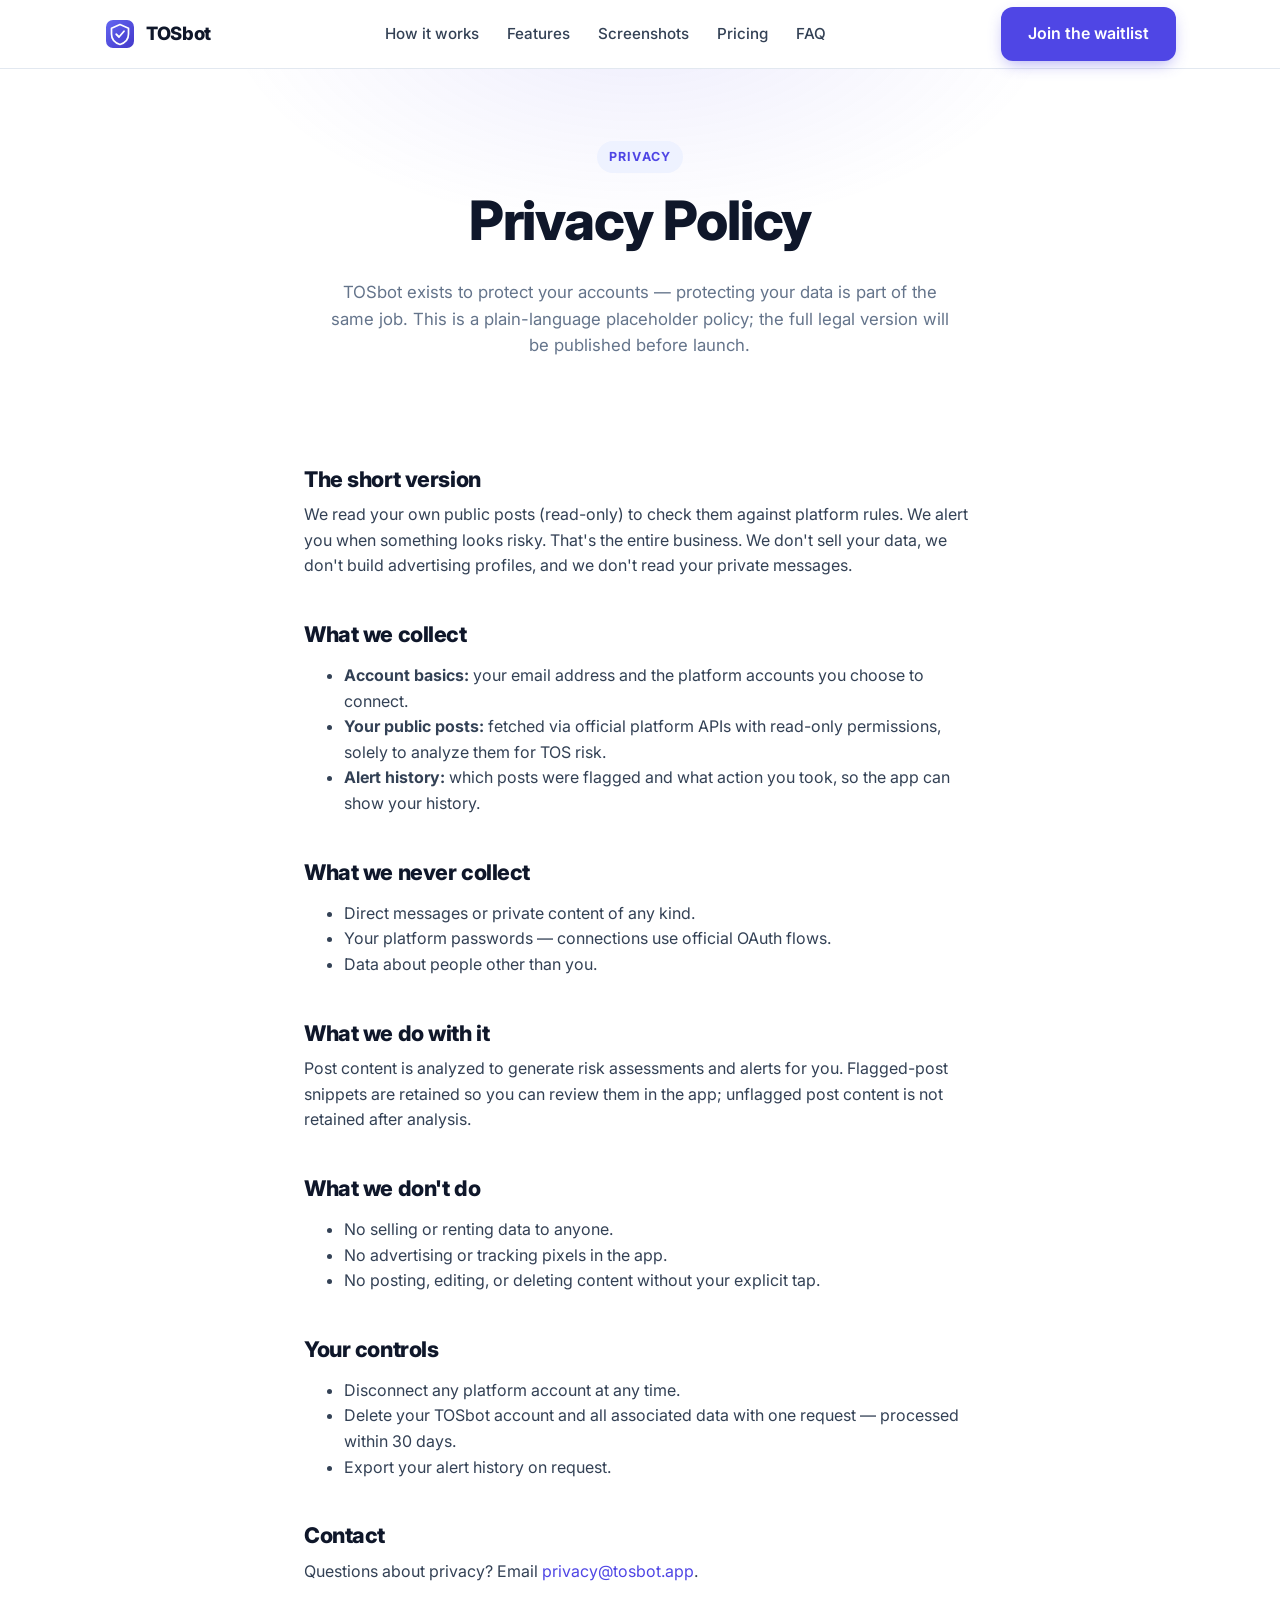
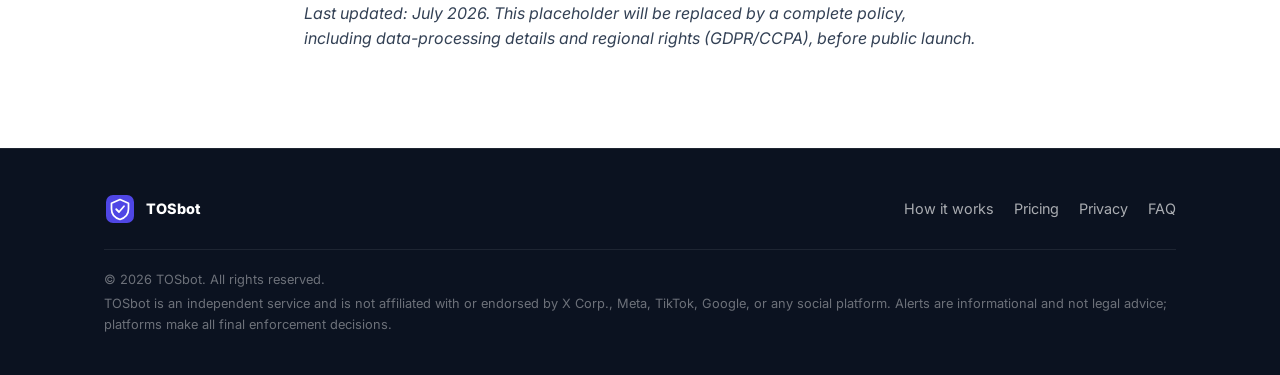
<file: privacy.html>
<!DOCTYPE html>
<html lang="en">
<head>
  <meta charset="UTF-8">
  <meta name="viewport" content="width=device-width, initial-scale=1.0">
  <title>Privacy Policy — TOSbot</title>
  <meta name="description" content="TOSbot privacy policy: read-only access to your public posts, no data selling, delete anytime.">
  <meta name="theme-color" content="#4f46e5">
  <link rel="icon" type="image/svg+xml" href="assets/favicon.svg">
  <link rel="preconnect" href="https://fonts.googleapis.com">
  <link rel="preconnect" href="https://fonts.gstatic.com" crossorigin>
  <link href="https://fonts.googleapis.com/css2?family=Inter:wght@400;500;600;700;800&display=swap" rel="stylesheet">
  <link rel="stylesheet" href="css/style.css">
</head>
<body>

  <header class="site-header">
    <div class="container nav">
      <a class="brand" href="index.html" aria-label="TOSbot home">
        <svg class="brand-mark" viewBox="0 0 64 64" aria-hidden="true">
          <defs>
            <linearGradient id="bm" x1="0" y1="0" x2="1" y2="1">
              <stop offset="0" stop-color="#6366f1"/><stop offset="1" stop-color="#4338ca"/>
            </linearGradient>
          </defs>
          <rect x="4" y="4" width="56" height="56" rx="14" fill="url(#bm)"/>
          <path d="M32 13 L49 20.5 V32 C49 42.5 42 49.8 32 53 C22 49.8 15 42.5 15 32 V20.5 Z" fill="none" stroke="#fff" stroke-width="3.4" stroke-linejoin="round"/>
          <path d="M24.5 32.5 L30 38 L40 26.5" fill="none" stroke="#fff" stroke-width="3.6" stroke-linecap="round" stroke-linejoin="round"/>
        </svg>
        TOSbot
      </a>
      <ul class="nav-links">
        <li><a href="index.html#how">How it works</a></li>
        <li><a href="index.html#features">Features</a></li>
        <li><a href="index.html#walkthrough">Screenshots</a></li>
        <li><a href="pricing.html">Pricing</a></li>
        <li><a href="index.html#faq">FAQ</a></li>
      </ul>
      <a class="btn btn-primary nav-cta js-waitlist-cta" href="index.html#waitlist">Join the waitlist</a>
      <button class="nav-toggle" aria-label="Toggle menu" aria-expanded="false"><span></span></button>
    </div>
    <nav class="mobile-menu" aria-label="Mobile">
      <a href="index.html#how">How it works</a>
      <a href="index.html#features">Features</a>
      <a href="index.html#walkthrough">Screenshots</a>
      <a href="pricing.html">Pricing</a>
      <a href="index.html#faq">FAQ</a>
      <a class="btn btn-primary js-waitlist-cta" href="index.html#waitlist">Join the waitlist</a>
    </nav>
  </header>

  <main>
    <section class="page-hero">
      <div class="container">
        <span class="eyebrow">Privacy</span>
        <h1>Privacy Policy</h1>
        <p>TOSbot exists to protect your accounts — protecting your data is part of the same job. This is a plain-language placeholder policy; the full legal version will be published before launch.</p>
      </div>
    </section>

    <div class="prose">
      <h2>The short version</h2>
      <p>We read your own public posts (read-only) to check them against platform rules. We alert you when something looks risky. That's the entire business. We don't sell your data, we don't build advertising profiles, and we don't read your private messages.</p>

      <h2>What we collect</h2>
      <ul>
        <li><strong>Account basics:</strong> your email address and the platform accounts you choose to connect.</li>
        <li><strong>Your public posts:</strong> fetched via official platform APIs with read-only permissions, solely to analyze them for TOS risk.</li>
        <li><strong>Alert history:</strong> which posts were flagged and what action you took, so the app can show your history.</li>
      </ul>

      <h2>What we never collect</h2>
      <ul>
        <li>Direct messages or private content of any kind.</li>
        <li>Your platform passwords — connections use official OAuth flows.</li>
        <li>Data about people other than you.</li>
      </ul>

      <h2>What we do with it</h2>
      <p>Post content is analyzed to generate risk assessments and alerts for you. Flagged-post snippets are retained so you can review them in the app; unflagged post content is not retained after analysis.</p>

      <h2>What we don't do</h2>
      <ul>
        <li>No selling or renting data to anyone.</li>
        <li>No advertising or tracking pixels in the app.</li>
        <li>No posting, editing, or deleting content without your explicit tap.</li>
      </ul>

      <h2>Your controls</h2>
      <ul>
        <li>Disconnect any platform account at any time.</li>
        <li>Delete your TOSbot account and all associated data with one request — processed within 30 days.</li>
        <li>Export your alert history on request.</li>
      </ul>

      <h2>Contact</h2>
      <p>Questions about privacy? Email <a href="mailto:privacy@tosbot.app">privacy@tosbot.app</a>.</p>

      <p class="muted"><em>Last updated: July 2026. This placeholder will be replaced by a complete policy, including data-processing details and regional rights (GDPR/CCPA), before public launch.</em></p>
    </div>
  </main>

  <footer class="site-footer">
    <div class="container">
      <div class="footer-grid">
        <a class="footer-brand" href="index.html">
          <svg class="brand-mark" viewBox="0 0 64 64" aria-hidden="true" width="26" height="26">
            <rect x="4" y="4" width="56" height="56" rx="14" fill="#4f46e5"/>
            <path d="M32 13 L49 20.5 V32 C49 42.5 42 49.8 32 53 C22 49.8 15 42.5 15 32 V20.5 Z" fill="none" stroke="#fff" stroke-width="3.4" stroke-linejoin="round"/>
            <path d="M24.5 32.5 L30 38 L40 26.5" fill="none" stroke="#fff" stroke-width="3.6" stroke-linecap="round" stroke-linejoin="round"/>
          </svg>
          TOSbot
        </a>
        <ul class="footer-links">
          <li><a href="index.html#how">How it works</a></li>
          <li><a href="pricing.html">Pricing</a></li>
          <li><a href="privacy.html">Privacy</a></li>
          <li><a href="index.html#faq">FAQ</a></li>
        </ul>
      </div>
      <div class="footer-fine">
        <p>© 2026 TOSbot. All rights reserved.</p>
        <p>TOSbot is an independent service and is not affiliated with or endorsed by X Corp., Meta, TikTok, Google, or any social platform. Alerts are informational and not legal advice; platforms make all final enforcement decisions.</p>
      </div>
    </div>
  </footer>

  <script src="js/main.js"></script>
</body>
</html>
</file>
<file: css/style.css>
/* ============================================================
   TOSbot — brochure site stylesheet
   Plain CSS, no build step. Mobile-first.
   ============================================================ */

:root {
  --ink: #0f172a;
  --ink-soft: #334155;
  --ink-muted: #64748b;
  --bg: #ffffff;
  --bg-soft: #f6f8fb;
  --bg-deep: #0b1220;
  --line: #e2e8f0;
  --accent: #4f46e5;
  --accent-deep: #3730a3;
  --accent-soft: #eef2ff;
  --safe: #059669;
  --safe-soft: #ecfdf5;
  --warn: #d97706;
  --warn-soft: #fffbeb;
  --danger: #dc2626;
  --danger-soft: #fef2f2;
  --radius: 16px;
  --radius-lg: 24px;
  --shadow-sm: 0 1px 2px rgba(15, 23, 42, 0.06), 0 1px 3px rgba(15, 23, 42, 0.08);
  --shadow-md: 0 4px 6px -1px rgba(15, 23, 42, 0.07), 0 10px 24px -6px rgba(15, 23, 42, 0.12);
  --shadow-lg: 0 20px 50px -12px rgba(15, 23, 42, 0.25);
  --font: "Inter", -apple-system, BlinkMacSystemFont, "Segoe UI", Roboto,
    Helvetica, Arial, sans-serif;
}

* { box-sizing: border-box; }

html {
  scroll-behavior: smooth;
  -webkit-text-size-adjust: 100%;
}

body {
  margin: 0;
  font-family: var(--font);
  font-size: 16px;
  line-height: 1.6;
  color: var(--ink);
  background: var(--bg);
  -webkit-font-smoothing: antialiased;
}

img, svg { max-width: 100%; display: block; }

a { color: var(--accent); text-decoration: none; }
a:hover { text-decoration: underline; }

h1, h2, h3, h4 {
  line-height: 1.15;
  margin: 0 0 0.5em;
  font-weight: 700;
  letter-spacing: -0.02em;
}

h1 { font-size: clamp(2.1rem, 5.5vw, 3.4rem); font-weight: 800; }
h2 { font-size: clamp(1.6rem, 4vw, 2.3rem); font-weight: 800; }
h3 { font-size: 1.15rem; }

p { margin: 0 0 1em; }

.container {
  width: 100%;
  max-width: 1120px;
  margin: 0 auto;
  padding: 0 24px;
}

.section {
  padding: 72px 0;
}

.section-soft { background: var(--bg-soft); }

.section-head {
  max-width: 640px;
  margin: 0 auto 48px;
  text-align: center;
}

.section-head p {
  color: var(--ink-muted);
  font-size: 1.08rem;
}

.eyebrow {
  display: inline-block;
  font-size: 0.78rem;
  font-weight: 700;
  letter-spacing: 0.09em;
  text-transform: uppercase;
  color: var(--accent);
  background: var(--accent-soft);
  padding: 6px 12px;
  border-radius: 999px;
  margin-bottom: 16px;
}

.muted { color: var(--ink-muted); }

/* ---------- Buttons ---------- */

.btn {
  display: inline-flex;
  align-items: center;
  justify-content: center;
  gap: 8px;
  font-family: var(--font);
  font-size: 1rem;
  font-weight: 600;
  padding: 13px 26px;
  border-radius: 12px;
  border: 1px solid transparent;
  cursor: pointer;
  transition: transform 0.12s ease, box-shadow 0.12s ease, background 0.12s ease;
  text-decoration: none !important;
  white-space: nowrap;
}

.btn-primary {
  background: var(--accent);
  color: #fff;
  box-shadow: 0 6px 16px -4px rgba(79, 70, 229, 0.45);
}
.btn-primary:hover { background: var(--accent-deep); transform: translateY(-1px); }

.btn-ghost {
  background: transparent;
  color: var(--ink);
  border-color: var(--line);
}
.btn-ghost:hover { background: var(--bg-soft); }

.btn-lg { padding: 16px 32px; font-size: 1.05rem; border-radius: 14px; }

.btn-light {
  background: #fff;
  color: var(--accent-deep);
}
.btn-light:hover { transform: translateY(-1px); }

/* ---------- Header / nav ---------- */

.site-header {
  position: sticky;
  top: 0;
  z-index: 50;
  background: rgba(255, 255, 255, 0.85);
  backdrop-filter: blur(12px);
  -webkit-backdrop-filter: blur(12px);
  border-bottom: 1px solid var(--line);
}

.nav {
  display: flex;
  align-items: center;
  justify-content: space-between;
  height: 68px;
  gap: 16px;
}

.brand {
  display: inline-flex;
  align-items: center;
  gap: 10px;
  font-weight: 800;
  font-size: 1.15rem;
  color: var(--ink);
  letter-spacing: -0.02em;
  text-decoration: none !important;
}

.brand-mark {
  width: 32px;
  height: 32px;
  flex: none;
}

.nav-links {
  display: none;
  align-items: center;
  gap: 28px;
  list-style: none;
  margin: 0;
  padding: 0;
}

.nav-links a {
  color: var(--ink-soft);
  font-weight: 500;
  font-size: 0.95rem;
}
.nav-links a:hover { color: var(--ink); text-decoration: none; }

.nav-cta { display: none; }

.nav-toggle {
  display: inline-flex;
  align-items: center;
  justify-content: center;
  width: 42px;
  height: 42px;
  border: 1px solid var(--line);
  border-radius: 10px;
  background: #fff;
  cursor: pointer;
}

.nav-toggle span,
.nav-toggle span::before,
.nav-toggle span::after {
  display: block;
  width: 18px;
  height: 2px;
  border-radius: 2px;
  background: var(--ink);
  position: relative;
  transition: transform 0.2s ease, opacity 0.2s ease;
  content: "";
}
.nav-toggle span::before { position: absolute; top: -6px; }
.nav-toggle span::after { position: absolute; top: 6px; }

.nav-open .nav-toggle span { background: transparent; }
.nav-open .nav-toggle span::before { transform: translateY(6px) rotate(45deg); }
.nav-open .nav-toggle span::after { transform: translateY(-6px) rotate(-45deg); }

.mobile-menu {
  display: none;
  border-top: 1px solid var(--line);
  background: #fff;
  padding: 12px 24px 24px;
}
.nav-open .mobile-menu { display: block; }

.mobile-menu a {
  display: block;
  padding: 12px 4px;
  color: var(--ink);
  font-weight: 600;
  border-bottom: 1px solid var(--line);
}
.mobile-menu a:last-of-type { border-bottom: none; }
.mobile-menu .btn { margin-top: 14px; width: 100%; }

@media (min-width: 860px) {
  .nav-links { display: flex; }
  .nav-cta { display: inline-flex; }
  .nav-toggle { display: none; }
  .nav-open .mobile-menu { display: none; }
}

/* ---------- Hero ---------- */

.hero {
  position: relative;
  overflow: hidden;
  background:
    radial-gradient(900px 500px at 85% -10%, rgba(79, 70, 229, 0.12), transparent 60%),
    radial-gradient(700px 420px at -10% 30%, rgba(5, 150, 105, 0.08), transparent 60%),
    var(--bg);
  padding: 72px 0 88px;
}

.hero-grid {
  display: grid;
  gap: 56px;
  align-items: center;
}

.hero-copy .eyebrow { background: var(--accent-soft); }

.hero-copy h1 { margin-bottom: 20px; }

.hero-sub {
  font-size: 1.15rem;
  color: var(--ink-soft);
  max-width: 34em;
  margin-bottom: 28px;
}

.hero-actions {
  display: flex;
  flex-wrap: wrap;
  gap: 12px;
  margin-bottom: 18px;
}

.hero-note {
  font-size: 0.9rem;
  color: var(--ink-muted);
}

.hero-note strong { color: var(--ink-soft); }

.hero-visual {
  display: flex;
  justify-content: center;
}

@media (min-width: 960px) {
  .hero-grid { grid-template-columns: 1.05fr 0.95fr; }
  .hero { padding: 96px 0 110px; }
}

/* ---------- Phone mockups ---------- */

.phone {
  width: 320px;
  max-width: 88vw;
  aspect-ratio: 9 / 19;
  border-radius: 48px;
  background: #0a0a12;
  padding: 10px;
  box-shadow:
    0 0 0 2px #1e293b,
    var(--shadow-lg);
  position: relative;
}

.phone-screen {
  width: 100%;
  height: 100%;
  border-radius: 40px;
  overflow: hidden;
  position: relative;
  display: flex;
  flex-direction: column;
}

.phone-island {
  position: absolute;
  top: 22px;
  left: 50%;
  transform: translateX(-50%);
  width: 96px;
  height: 28px;
  border-radius: 999px;
  background: #000;
  z-index: 5;
}

/* Lock screen */

.screen-lock {
  background:
    radial-gradient(500px 380px at 20% 0%, #3b3fa0 0%, transparent 55%),
    radial-gradient(460px 420px at 90% 30%, #7c3aed 0%, transparent 55%),
    linear-gradient(180deg, #171a3a 0%, #0b1023 60%, #060913 100%);
  color: #fff;
  align-items: center;
  padding: 64px 14px 20px;
}

.lock-clock {
  text-align: center;
  margin-top: 26px;
}

.lock-date {
  font-size: 0.85rem;
  font-weight: 600;
  opacity: 0.85;
  letter-spacing: 0.01em;
}

.lock-time {
  font-size: 4.1rem;
  font-weight: 700;
  letter-spacing: -0.03em;
  line-height: 1;
  margin-top: 2px;
}

.lock-notif {
  margin-top: 34px;
  width: 100%;
  background: rgba(250, 250, 255, 0.92);
  color: var(--ink);
  border-radius: 20px;
  padding: 12px 14px;
  box-shadow: 0 8px 28px rgba(0, 0, 0, 0.35);
  backdrop-filter: blur(8px);
  text-align: left;
}

.lock-notif-head {
  display: flex;
  align-items: center;
  gap: 8px;
  margin-bottom: 6px;
}

.notif-app-icon {
  width: 22px;
  height: 22px;
  border-radius: 6px;
  flex: none;
}

.lock-notif-app {
  font-size: 0.72rem;
  font-weight: 700;
  letter-spacing: 0.04em;
  text-transform: uppercase;
  color: var(--ink-muted);
  flex: 1;
}

.lock-notif-time {
  font-size: 0.72rem;
  color: var(--ink-muted);
}

.lock-notif-title {
  font-size: 0.92rem;
  font-weight: 700;
  margin-bottom: 2px;
}

.lock-notif-body {
  font-size: 0.85rem;
  line-height: 1.45;
  color: var(--ink-soft);
  margin: 0;
}

.lock-hint {
  margin-top: auto;
  font-size: 0.72rem;
  opacity: 0.6;
  text-align: center;
  padding-bottom: 4px;
}

.lock-bar {
  width: 120px;
  height: 5px;
  border-radius: 999px;
  background: rgba(255, 255, 255, 0.85);
  margin: 8px auto 0;
}

/* App detail screen */

.screen-app {
  background: #f4f6fb;
  color: var(--ink);
  padding: 58px 0 0;
}

.app-nav {
  display: flex;
  align-items: center;
  gap: 8px;
  padding: 10px 16px 8px;
  font-size: 0.85rem;
  font-weight: 600;
  color: var(--accent);
}

.app-nav .chev { font-size: 1.05rem; line-height: 1; }

.app-body {
  flex: 1;
  overflow: hidden;
  padding: 0 14px 14px;
  display: flex;
  flex-direction: column;
  gap: 10px;
}

.risk-banner {
  background: var(--danger-soft);
  border: 1px solid #fecaca;
  border-radius: 14px;
  padding: 10px 12px;
  display: flex;
  gap: 10px;
  align-items: flex-start;
}

.risk-dot {
  width: 10px;
  height: 10px;
  border-radius: 999px;
  background: var(--danger);
  margin-top: 5px;
  flex: none;
  box-shadow: 0 0 0 4px rgba(220, 38, 38, 0.15);
}

.risk-banner-title {
  font-size: 0.85rem;
  font-weight: 800;
  color: #991b1b;
  margin: 0;
}

.risk-banner-sub {
  font-size: 0.74rem;
  color: #b45309;
  margin: 0;
  font-weight: 600;
}

.app-card {
  background: #fff;
  border-radius: 14px;
  padding: 11px 13px;
  box-shadow: var(--shadow-sm);
}

.app-card-label {
  font-size: 0.66rem;
  font-weight: 700;
  text-transform: uppercase;
  letter-spacing: 0.08em;
  color: var(--ink-muted);
  margin: 0 0 6px;
}

.post-snippet {
  font-size: 0.82rem;
  line-height: 1.5;
  color: var(--ink);
  margin: 0 0 6px;
  border-left: 3px solid var(--line);
  padding-left: 9px;
}

.post-meta {
  font-size: 0.7rem;
  color: var(--ink-muted);
  margin: 0;
}

.rule-quote {
  font-size: 0.78rem;
  line-height: 1.5;
  color: var(--ink-soft);
  margin: 0 0 4px;
  font-style: italic;
}

.rule-ref {
  font-size: 0.68rem;
  color: var(--ink-muted);
  margin: 0;
  font-weight: 600;
}

.reco {
  font-size: 0.8rem;
  margin: 0;
  color: var(--ink-soft);
}
.reco strong { color: var(--ink); }

.app-actions {
  display: flex;
  flex-direction: column;
  gap: 8px;
  margin-top: auto;
  padding-top: 2px;
}

.app-btn {
  display: block;
  text-align: center;
  font-size: 0.88rem;
  font-weight: 700;
  padding: 11px;
  border-radius: 12px;
}

.app-btn-danger { background: var(--danger); color: #fff; }
.app-btn-plain { background: #e8ecf5; color: var(--ink); }

.app-footnote {
  text-align: center;
  font-size: 0.64rem;
  color: var(--ink-muted);
  margin: 4px 0 0;
}

/* Floating badge next to hero phone */

.hero-float {
  position: absolute;
  display: none;
  background: #fff;
  border-radius: 14px;
  box-shadow: var(--shadow-md);
  padding: 10px 14px;
  font-size: 0.8rem;
  font-weight: 600;
  color: var(--ink-soft);
  border: 1px solid var(--line);
  gap: 8px;
  align-items: center;
}

.hero-float .ok-dot {
  width: 9px;
  height: 9px;
  border-radius: 999px;
  background: var(--safe);
  box-shadow: 0 0 0 4px rgba(5, 150, 105, 0.15);
}

.hero-visual-wrap { position: relative; }

@media (min-width: 960px) {
  .hero-float { display: inline-flex; }
  .hero-float-1 { top: 12%; right: -56px; }
  .hero-float-2 { bottom: 14%; left: -70px; }
}

/* ---------- Logos / trust strip ---------- */

.trust-strip {
  border-top: 1px solid var(--line);
  border-bottom: 1px solid var(--line);
  background: var(--bg-soft);
  padding: 20px 0;
}

.trust-inner {
  display: flex;
  flex-wrap: wrap;
  gap: 12px 32px;
  align-items: center;
  justify-content: center;
  color: var(--ink-muted);
  font-size: 0.88rem;
  font-weight: 600;
}

.trust-inner .sep { opacity: 0.35; }

/* ---------- Problem section ---------- */

.problem-grid {
  display: grid;
  gap: 20px;
}

.problem-card {
  background: #fff;
  border: 1px solid var(--line);
  border-radius: var(--radius);
  padding: 26px;
  box-shadow: var(--shadow-sm);
}

.problem-card h3 { margin-bottom: 8px; }
.problem-card p { margin: 0; color: var(--ink-muted); font-size: 0.96rem; }

.problem-stat {
  font-size: 1.9rem;
  font-weight: 800;
  letter-spacing: -0.03em;
  color: var(--accent);
  margin-bottom: 6px;
}

@media (min-width: 760px) {
  .problem-grid { grid-template-columns: repeat(3, 1fr); }
}

.origin-note {
  max-width: 680px;
  margin: 40px auto 0;
  background: var(--warn-soft);
  border: 1px solid #fde68a;
  border-radius: var(--radius);
  padding: 22px 26px;
  font-size: 0.98rem;
  color: #78350f;
}
.origin-note strong { color: #713f12; }
.origin-note p { margin: 0; }

/* ---------- How it works ---------- */

.steps {
  display: grid;
  gap: 20px;
  counter-reset: step;
}

.step {
  background: #fff;
  border: 1px solid var(--line);
  border-radius: var(--radius);
  padding: 28px 26px;
  position: relative;
  box-shadow: var(--shadow-sm);
}

.step-num {
  display: inline-flex;
  align-items: center;
  justify-content: center;
  width: 40px;
  height: 40px;
  border-radius: 12px;
  background: var(--accent-soft);
  color: var(--accent);
  font-weight: 800;
  font-size: 1.05rem;
  margin-bottom: 16px;
}

.step h3 { margin-bottom: 8px; }
.step p { margin: 0; color: var(--ink-muted); font-size: 0.96rem; }

@media (min-width: 760px) {
  .steps { grid-template-columns: repeat(3, 1fr); }
}

/* ---------- Features ---------- */

.features-grid {
  display: grid;
  gap: 20px;
}

.feature {
  background: #fff;
  border: 1px solid var(--line);
  border-radius: var(--radius);
  padding: 26px;
  box-shadow: var(--shadow-sm);
  transition: transform 0.15s ease, box-shadow 0.15s ease;
}

.feature:hover { transform: translateY(-3px); box-shadow: var(--shadow-md); }

.feature-icon {
  width: 44px;
  height: 44px;
  border-radius: 12px;
  display: flex;
  align-items: center;
  justify-content: center;
  background: var(--accent-soft);
  margin-bottom: 16px;
}

.feature h3 { margin-bottom: 8px; font-size: 1.08rem; }
.feature p { margin: 0; color: var(--ink-muted); font-size: 0.95rem; }

@media (min-width: 680px) {
  .features-grid { grid-template-columns: repeat(2, 1fr); }
}
@media (min-width: 1000px) {
  .features-grid { grid-template-columns: repeat(3, 1fr); }
}

/* ---------- Walkthrough ---------- */

.walkthrough {
  display: grid;
  gap: 64px;
}

.walk-item {
  display: grid;
  gap: 36px;
  align-items: center;
}

.walk-copy .eyebrow { margin-bottom: 12px; }
.walk-copy h3 { font-size: 1.5rem; margin-bottom: 12px; }
.walk-copy p { color: var(--ink-muted); }

.walk-copy ul {
  margin: 0;
  padding-left: 0;
  list-style: none;
  color: var(--ink-soft);
}

.walk-copy li {
  padding-left: 28px;
  position: relative;
  margin-bottom: 10px;
  font-size: 0.97rem;
}

.walk-copy li::before {
  content: "";
  position: absolute;
  left: 0;
  top: 5px;
  width: 16px;
  height: 16px;
  border-radius: 999px;
  background: var(--safe-soft);
  border: 1.5px solid var(--safe);
}
.walk-copy li::after {
  content: "";
  position: absolute;
  left: 4.5px;
  top: 9px;
  width: 7px;
  height: 4px;
  border-left: 2px solid var(--safe);
  border-bottom: 2px solid var(--safe);
  transform: rotate(-45deg);
}

.walk-phone { display: flex; justify-content: center; }

@media (min-width: 900px) {
  .walk-item { grid-template-columns: 1fr 1fr; gap: 64px; }
  .walk-item.reverse .walk-phone { order: 2; }
  .walk-item.reverse .walk-copy { order: 1; }
}

/* ---------- Pricing ---------- */

.pricing-wrap {
  display: grid;
  gap: 24px;
  max-width: 860px;
  margin: 0 auto;
}

.price-card {
  background: #fff;
  border: 1px solid var(--line);
  border-radius: var(--radius-lg);
  padding: 36px 32px;
  box-shadow: var(--shadow-sm);
  display: flex;
  flex-direction: column;
}

.price-card.featured {
  border: 2px solid var(--accent);
  box-shadow: var(--shadow-md);
  position: relative;
}

.price-flag {
  position: absolute;
  top: -14px;
  left: 50%;
  transform: translateX(-50%);
  background: var(--accent);
  color: #fff;
  font-size: 0.72rem;
  font-weight: 700;
  letter-spacing: 0.06em;
  text-transform: uppercase;
  padding: 5px 14px;
  border-radius: 999px;
  white-space: nowrap;
}

.price-name { font-size: 1.1rem; font-weight: 700; margin-bottom: 4px; }

.price-amount {
  font-size: 2.6rem;
  font-weight: 800;
  letter-spacing: -0.03em;
  margin: 10px 0 2px;
}
.price-amount span { font-size: 1rem; font-weight: 600; color: var(--ink-muted); letter-spacing: 0; }

.price-sub { color: var(--ink-muted); font-size: 0.92rem; margin-bottom: 22px; }

.price-list {
  list-style: none;
  padding: 0;
  margin: 0 0 28px;
  flex: 1;
}

.price-list li {
  padding: 8px 0 8px 30px;
  position: relative;
  font-size: 0.96rem;
  color: var(--ink-soft);
}

.price-list li::before {
  content: "";
  position: absolute;
  left: 2px;
  top: 13px;
  width: 8px;
  height: 5px;
  border-left: 2.5px solid var(--safe);
  border-bottom: 2.5px solid var(--safe);
  transform: rotate(-45deg);
}

.price-foot {
  text-align: center;
  color: var(--ink-muted);
  font-size: 0.88rem;
  margin-top: 28px;
}

@media (min-width: 780px) {
  .pricing-wrap { grid-template-columns: 1fr 1fr; align-items: stretch; }
}

/* ---------- Testimonials ---------- */

.quotes-grid {
  display: grid;
  gap: 20px;
}

.quote-card {
  background: #fff;
  border: 1px solid var(--line);
  border-radius: var(--radius);
  padding: 28px;
  box-shadow: var(--shadow-sm);
  display: flex;
  flex-direction: column;
}

.quote-stars {
  color: #f59e0b;
  letter-spacing: 2px;
  font-size: 0.95rem;
  margin-bottom: 12px;
}

.quote-text {
  font-size: 1rem;
  color: var(--ink-soft);
  flex: 1;
  margin-bottom: 18px;
}

.quote-who {
  display: flex;
  align-items: center;
  gap: 12px;
}

.quote-avatar {
  width: 40px;
  height: 40px;
  border-radius: 999px;
  display: flex;
  align-items: center;
  justify-content: center;
  font-weight: 700;
  font-size: 0.9rem;
  color: #fff;
  flex: none;
}

.quote-name { font-weight: 700; font-size: 0.92rem; line-height: 1.3; }
.quote-role { color: var(--ink-muted); font-size: 0.82rem; }

.quotes-note {
  text-align: center;
  color: var(--ink-muted);
  font-size: 0.85rem;
  margin-top: 24px;
}

@media (min-width: 860px) {
  .quotes-grid { grid-template-columns: repeat(3, 1fr); }
}

/* ---------- FAQ ---------- */

.faq-list {
  max-width: 760px;
  margin: 0 auto;
  display: grid;
  gap: 12px;
}

.faq-item {
  background: #fff;
  border: 1px solid var(--line);
  border-radius: 14px;
  box-shadow: var(--shadow-sm);
  overflow: hidden;
}

.faq-item summary {
  cursor: pointer;
  list-style: none;
  padding: 20px 52px 20px 24px;
  font-weight: 700;
  font-size: 1rem;
  position: relative;
}

.faq-item summary::-webkit-details-marker { display: none; }

.faq-item summary::after {
  content: "+";
  position: absolute;
  right: 22px;
  top: 50%;
  transform: translateY(-50%);
  font-size: 1.4rem;
  font-weight: 400;
  color: var(--ink-muted);
  transition: transform 0.2s ease;
}

.faq-item[open] summary::after { transform: translateY(-50%) rotate(45deg); }

.faq-item .faq-body {
  padding: 0 24px 22px;
  color: var(--ink-muted);
  font-size: 0.96rem;
}
.faq-item .faq-body p { margin-bottom: 0.6em; }
.faq-item .faq-body p:last-child { margin-bottom: 0; }

/* ---------- Final CTA ---------- */

.cta-final {
  background:
    radial-gradient(700px 400px at 80% 0%, rgba(124, 58, 237, 0.35), transparent 60%),
    radial-gradient(600px 400px at 10% 100%, rgba(79, 70, 229, 0.4), transparent 60%),
    var(--bg-deep);
  color: #fff;
  text-align: center;
  padding: 88px 0;
}

.cta-final h2 { color: #fff; }
.cta-final .cta-sub {
  color: rgba(255, 255, 255, 0.75);
  max-width: 34em;
  margin: 0 auto 32px;
  font-size: 1.08rem;
}

.cta-form {
  display: flex;
  flex-direction: column;
  gap: 12px;
  max-width: 440px;
  margin: 0 auto 14px;
}

.cta-form input[type="email"] {
  font-family: var(--font);
  font-size: 1rem;
  padding: 15px 18px;
  border-radius: 12px;
  border: 1px solid rgba(255, 255, 255, 0.25);
  background: rgba(255, 255, 255, 0.08);
  color: #fff;
  outline: none;
  width: 100%;
}
.cta-form input[type="email"]::placeholder { color: rgba(255, 255, 255, 0.5); }
.cta-form input[type="email"]:focus { border-color: rgba(255, 255, 255, 0.6); }

.cta-fine {
  font-size: 0.82rem;
  color: rgba(255, 255, 255, 0.55);
  margin: 0;
}

.cta-success {
  display: none;
  max-width: 440px;
  margin: 0 auto;
  background: rgba(5, 150, 105, 0.18);
  border: 1px solid rgba(52, 211, 153, 0.5);
  color: #a7f3d0;
  border-radius: 14px;
  padding: 18px 22px;
  font-weight: 600;
}

.cta-done .cta-form { display: none; }
.cta-done .cta-fine { display: none; }
.cta-done .cta-success { display: block; }

@media (min-width: 560px) {
  .cta-form { flex-direction: row; }
  .cta-form input[type="email"] { flex: 1; }
}

/* ---------- Footer ---------- */

.site-footer {
  background: var(--bg-deep);
  color: rgba(255, 255, 255, 0.65);
  padding: 44px 0 36px;
  border-top: 1px solid rgba(255, 255, 255, 0.08);
  font-size: 0.9rem;
}

.footer-grid {
  display: flex;
  flex-wrap: wrap;
  gap: 24px;
  align-items: center;
  justify-content: space-between;
}

.footer-brand {
  display: inline-flex;
  align-items: center;
  gap: 10px;
  color: #fff;
  font-weight: 800;
  text-decoration: none !important;
}

.footer-links {
  display: flex;
  flex-wrap: wrap;
  gap: 20px;
  list-style: none;
  margin: 0;
  padding: 0;
}

.footer-links a { color: rgba(255, 255, 255, 0.65); }
.footer-links a:hover { color: #fff; text-decoration: none; }

.footer-fine {
  margin-top: 24px;
  padding-top: 20px;
  border-top: 1px solid rgba(255, 255, 255, 0.08);
  font-size: 0.8rem;
  color: rgba(255, 255, 255, 0.4);
}
.footer-fine p { margin: 0 0 4px; }

/* ---------- Simple page (privacy / pricing hero) ---------- */

.page-hero {
  padding: 72px 0 40px;
  text-align: center;
  background:
    radial-gradient(700px 380px at 50% -20%, rgba(79, 70, 229, 0.1), transparent 60%),
    var(--bg);
}

.page-hero p { color: var(--ink-muted); max-width: 38em; margin: 0 auto; font-size: 1.05rem; }

.prose {
  max-width: 720px;
  margin: 0 auto;
  padding: 24px 24px 80px;
}

.prose h2 { font-size: 1.35rem; margin-top: 2em; }
.prose p, .prose li { color: var(--ink-soft); }

/* ---------- Utilities ---------- */

.center { text-align: center; }
.mt-0 { margin-top: 0; }

::selection { background: var(--accent); color: #fff; }
</file>
